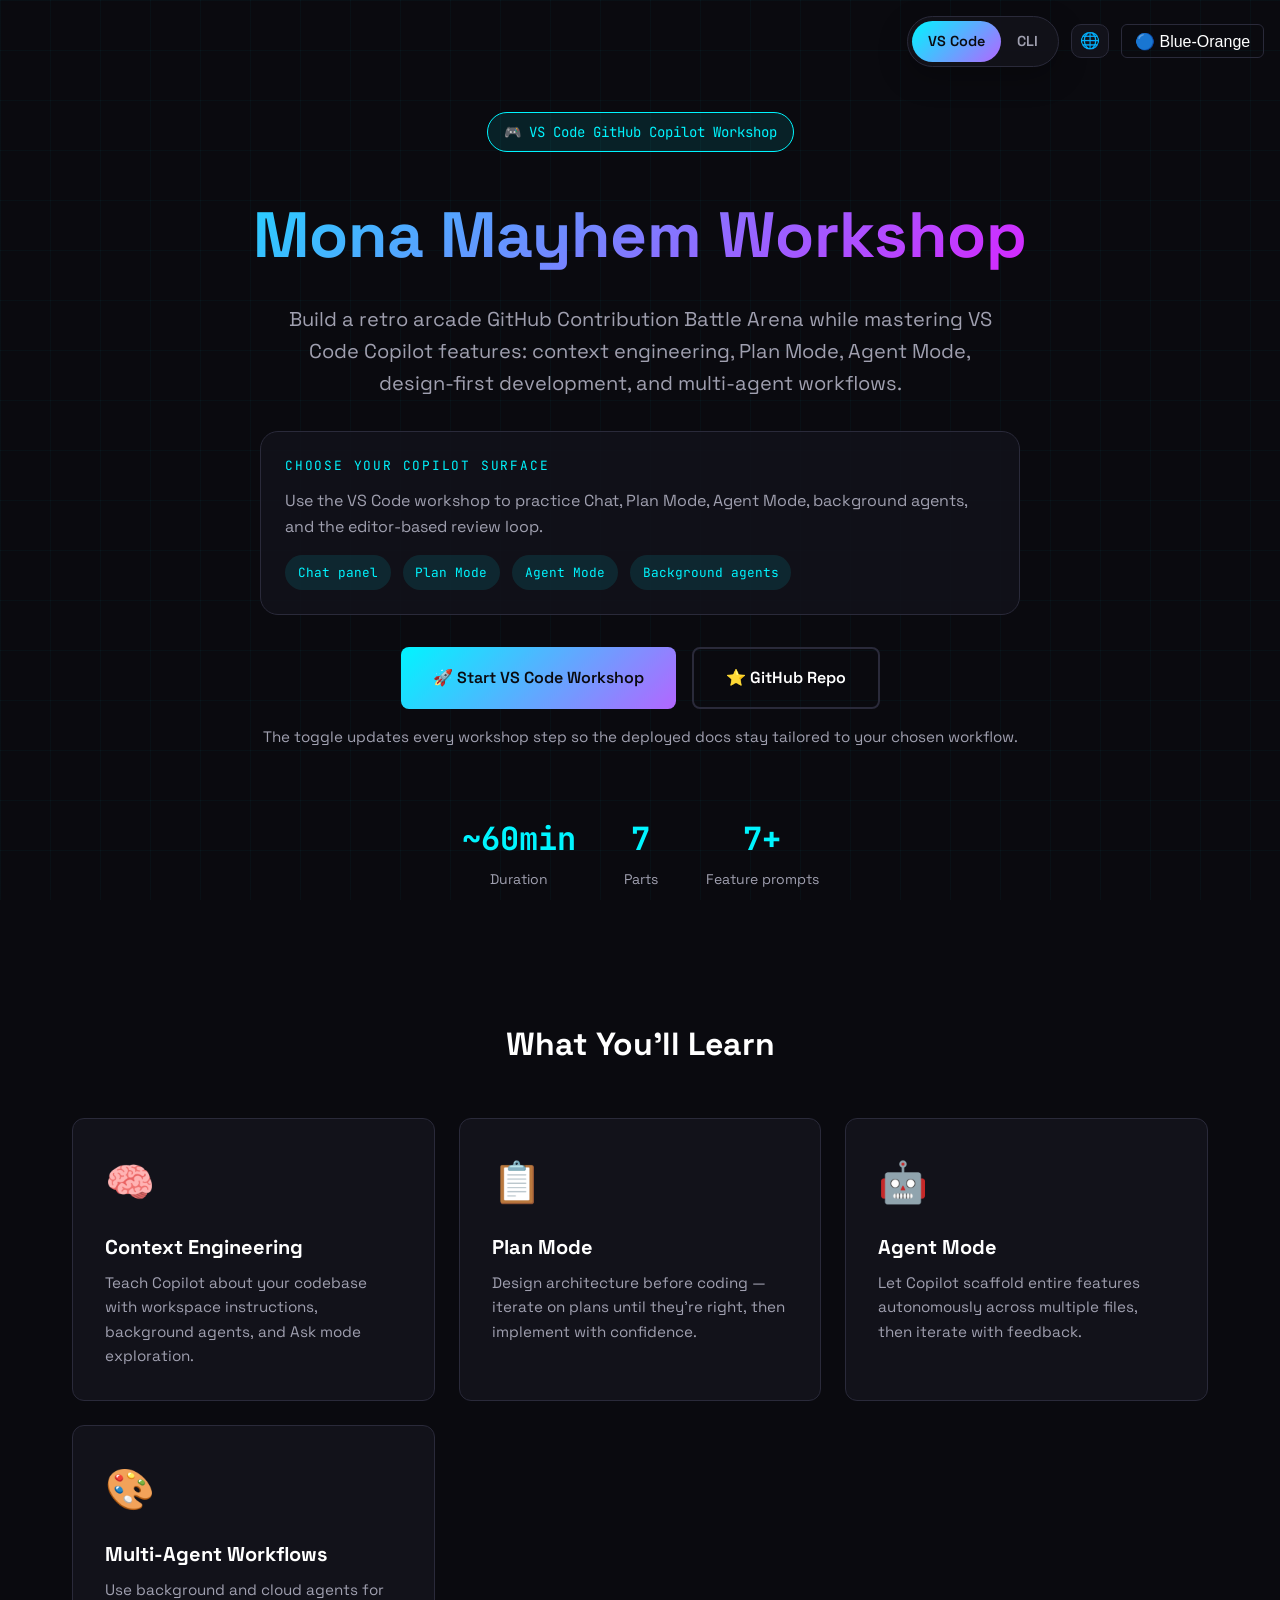
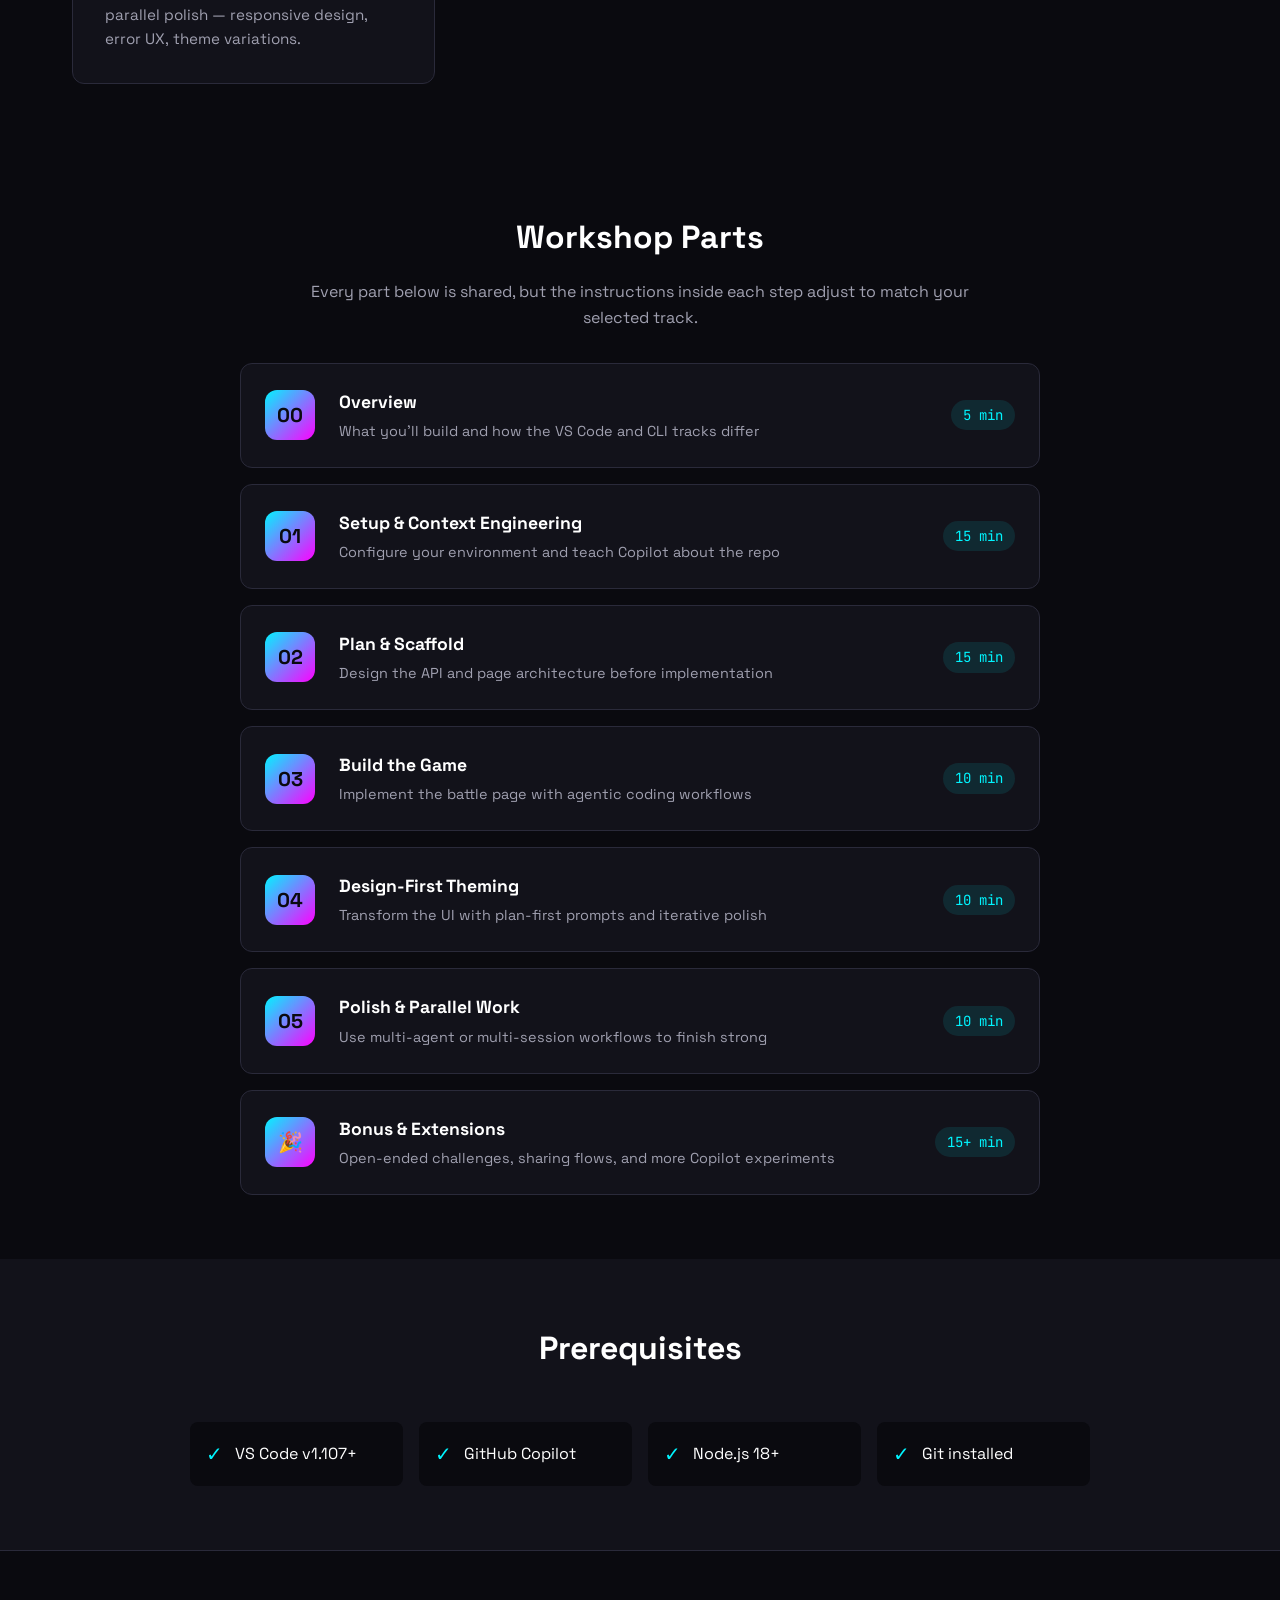
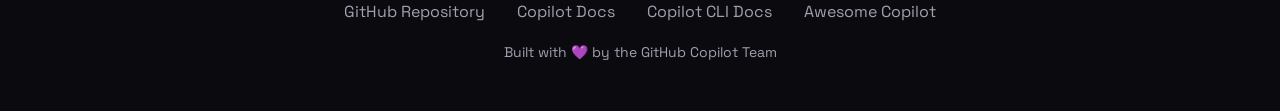
<file: docs/index.html>
<!DOCTYPE html>
<html lang="en">
<head>
    <!-- Google tag (gtag.js) -->
    <script async src="https://www.googletagmanager.com/gtag/js?id=G-LSC44NDPLQ"></script>
    <script>
      window.dataLayer = window.dataLayer || [];
      function gtag(){dataLayer.push(arguments);}
      gtag('js', new Date());
      gtag('config', 'G-LSC44NDPLQ');
    </script>
    <meta charset="UTF-8">
    <meta name="viewport" content="width=device-width, initial-scale=1.0">
    <title>Mona Mayhem Workshop</title>
    <link rel="preconnect" href="https://fonts.googleapis.com">
    <link href="https://fonts.googleapis.com/css2?family=Space+Grotesk:wght@400;500;600;700&family=JetBrains+Mono:wght@400;600&display=swap" rel="stylesheet">
    <link rel="alternate" hreflang="en" href="https://copilot-dev-days.github.io/mona-mayhem/">
    <link rel="alternate" hreflang="pt-BR" href="https://copilot-dev-days.github.io/mona-mayhem/pt_BR/">
    <link rel="alternate" hreflang="es" href="https://copilot-dev-days.github.io/mona-mayhem/es/">
    <link rel="alternate" hreflang="x-default" href="https://copilot-dev-days.github.io/mona-mayhem/">
    <link rel="stylesheet" href="styles.css">
    <link rel="stylesheet" href="light-theme.css">
    <link rel="stylesheet" href="blue-orange-theme.css">
    <script src="theme-toggle.js"></script>
</head>
<body>
    <div class="top-controls">
        <div class="track-toggle" role="tablist" aria-label="Workshop track toggle">
            <button class="track-btn active" data-track="vscode" type="button">VS Code</button>
            <button class="track-btn" data-track="cli" type="button">CLI</button>
        </div>
        <div class="locale-picker" id="localePicker">
            <button type="button" class="locale-toggle" aria-haspopup="listbox" aria-expanded="false" aria-label="Select language">🌐</button>
            <ul role="listbox" aria-label="Language">
                <li role="option" data-locale="en" aria-selected="true" class="active">🇬🇧 English</li>
                <li role="option" data-locale="es" aria-selected="false">🇪🇸 Español</li>
                <li role="option" data-locale="pt-BR" aria-selected="false">🇧🇷 Português (Brasil)</li>
            </ul>
        </div>
        <button class="theme-toggle" onclick="toggleTheme()">☀️ Light</button>
    </div>

    <section class="hero">
        <div class="container">
            <div class="hero-badge" id="heroBadge">🎮 VS Code GitHub Copilot Workshop</div>
            <h1>Mona Mayhem Workshop</h1>
            <p class="hero-subtitle" id="heroSubtitle">Build a retro arcade GitHub Contribution Battle Arena while mastering VS Code Copilot features: context engineering, Plan Mode, Agent Mode, design-first development, and multi-agent workflows.</p>
            <div class="track-panel">
                <p class="track-panel-title">Choose your Copilot surface</p>
                <p class="track-panel-copy" id="trackCopy">Use the VS Code workshop to practice Chat, Plan Mode, Agent Mode, background agents, and the editor-based review loop.</p>
                <div class="track-highlights" id="trackHighlights"></div>
            </div>
            <div class="hero-cta">
                <a href="step.html?step=00-overview&amp;track=vscode" class="btn btn-primary" id="startWorkshopBtn">🚀 Start VS Code Workshop</a>
                <a href="https://github.com/copilot-dev-days/mona-mayhem" class="btn btn-secondary" target="_blank">⭐ GitHub Repo</a>
            </div>
            <p class="hero-note">The toggle updates every workshop step so the deployed docs stay tailored to your chosen workflow.</p>
            <div class="stats">
                <div class="stat">
                    <div class="stat-value">~60min</div>
                    <div class="stat-label">Duration</div>
                </div>
                <div class="stat">
                    <div class="stat-value">7</div>
                    <div class="stat-label">Parts</div>
                </div>
                <div class="stat">
                    <div class="stat-value">7+</div>
                    <div class="stat-label">Feature prompts</div>
                </div>
            </div>
        </div>
    </section>

    <section class="features">
        <div class="container">
            <h2 class="section-title">What You'll Learn</h2>
            <div class="features-grid">
                <div class="feature-card">
                    <div class="feature-icon" id="feature1Icon">🧠</div>
                    <h3 id="feature1Title">Context Engineering</h3>
                    <p id="feature1Copy">Teach Copilot about your codebase with workspace instructions, background agents, and Ask mode exploration.</p>
                </div>
                <div class="feature-card">
                    <div class="feature-icon" id="feature2Icon">📋</div>
                    <h3 id="feature2Title">Plan Mode</h3>
                    <p id="feature2Copy">Design architecture before coding — iterate on plans until they're right, then implement with confidence.</p>
                </div>
                <div class="feature-card">
                    <div class="feature-icon" id="feature3Icon">🤖</div>
                    <h3 id="feature3Title">Agent Mode</h3>
                    <p id="feature3Copy">Let Copilot scaffold entire features autonomously across multiple files, then iterate with feedback.</p>
                </div>
                <div class="feature-card">
                    <div class="feature-icon" id="feature4Icon">🎨</div>
                    <h3 id="feature4Title">Multi-Agent Workflows</h3>
                    <p id="feature4Copy">Use background and cloud agents for parallel polish — responsive design, error UX, theme variations.</p>
                </div>
            </div>
        </div>
    </section>

    <section class="workshop">
        <div class="container">
            <h2 class="section-title">Workshop Parts</h2>
            <p class="section-copy">Every part below is shared, but the instructions inside each step adjust to match your selected track.</p>
            <div class="parts-list">
                <a href="step.html?step=00-overview&amp;track=vscode" class="part-card" data-step="00-overview">
                    <div class="part-number">00</div>
                    <div class="part-content">
                        <h3>Overview</h3>
                        <p>What you'll build and how the VS Code and CLI tracks differ</p>
                    </div>
                    <span class="part-time">5 min</span>
                </a>
                <a href="step.html?step=01-setup&amp;track=vscode" class="part-card" data-step="01-setup">
                    <div class="part-number">01</div>
                    <div class="part-content">
                        <h3>Setup &amp; Context Engineering</h3>
                        <p>Configure your environment and teach Copilot about the repo</p>
                    </div>
                    <span class="part-time">15 min</span>
                </a>
                <a href="step.html?step=02-plan-and-scaffold&amp;track=vscode" class="part-card" data-step="02-plan-and-scaffold">
                    <div class="part-number">02</div>
                    <div class="part-content">
                        <h3>Plan &amp; Scaffold</h3>
                        <p>Design the API and page architecture before implementation</p>
                    </div>
                    <span class="part-time">15 min</span>
                </a>
                <a href="step.html?step=03-agent-mode&amp;track=vscode" class="part-card" data-step="03-agent-mode">
                    <div class="part-number">03</div>
                    <div class="part-content">
                        <h3>Build the Game</h3>
                        <p>Implement the battle page with agentic coding workflows</p>
                    </div>
                    <span class="part-time">10 min</span>
                </a>
                <a href="step.html?step=04-design-vibes&amp;track=vscode" class="part-card" data-step="04-design-vibes">
                    <div class="part-number">04</div>
                    <div class="part-content">
                        <h3>Design-First Theming</h3>
                        <p>Transform the UI with plan-first prompts and iterative polish</p>
                    </div>
                    <span class="part-time">10 min</span>
                </a>
                <a href="step.html?step=05-polish&amp;track=vscode" class="part-card" data-step="05-polish">
                    <div class="part-number">05</div>
                    <div class="part-content">
                        <h3>Polish &amp; Parallel Work</h3>
                        <p>Use multi-agent or multi-session workflows to finish strong</p>
                    </div>
                    <span class="part-time">10 min</span>
                </a>
                <a href="step.html?step=06-bonus&amp;track=vscode" class="part-card" data-step="06-bonus">
                    <div class="part-number">🎉</div>
                    <div class="part-content">
                        <h3>Bonus &amp; Extensions</h3>
                        <p>Open-ended challenges, sharing flows, and more Copilot experiments</p>
                    </div>
                    <span class="part-time">15+ min</span>
                </a>
            </div>
        </div>
    </section>

    <section class="prereqs">
        <div class="container">
            <h2 class="section-title">Prerequisites</h2>
            <div class="prereqs-grid" id="prereqsGrid"></div>
        </div>
    </section>

    <footer>
        <div class="container">
            <div class="footer-links">
                <a href="https://github.com/copilot-dev-days/mona-mayhem" target="_blank">GitHub Repository</a>
                <a href="https://docs.github.com/en/copilot" target="_blank">Copilot Docs</a>
                <a href="https://docs.github.com/en/copilot/how-tos/copilot-cli" target="_blank">Copilot CLI Docs</a>
                <a href="https://github.com/github/awesome-copilot" target="_blank">Awesome Copilot</a>
            </div>
            <p class="footer-credit">Built with 💜 by the GitHub Copilot Team</p>
        </div>
    </footer>

    <script>
        const TRACK_STORAGE_KEY = 'monaMayhemWorkshopTrack';
        const tracks = {
            vscode: {
                label: 'VS Code',
                badge: '🎮 VS Code GitHub Copilot Workshop',
                subtitle: 'Build a retro arcade GitHub Contribution Battle Arena while mastering VS Code Copilot features: context engineering, Plan Mode, Agent Mode, design-first development, and multi-agent workflows.',
                copy: 'Use the VS Code workshop to practice Chat, Plan Mode, Agent Mode, background agents, and the editor-based review loop.',
                highlights: ['Chat panel', 'Plan Mode', 'Agent Mode', 'Background agents'],
                prerequisites: ['VS Code v1.107+', 'GitHub Copilot', 'Node.js 18+', 'Git installed'],
                features: [
                    { icon: '🧠', title: 'Context Engineering', copy: 'Teach Copilot about your codebase with workspace instructions, background agents, and Ask mode exploration.' },
                    { icon: '📋', title: 'Plan Mode', copy: 'Design architecture before coding — iterate on plans until they\'re right, then implement with confidence.' },
                    { icon: '🤖', title: 'Agent Mode', copy: 'Let Copilot scaffold entire features autonomously across multiple files, then iterate with feedback.' },
                    { icon: '🎨', title: 'Multi-Agent Workflows', copy: 'Use background and cloud agents for parallel polish — responsive design, error UX, theme variations.' }
                ]
            },
            cli: {
                label: 'CLI',
                badge: '💻 GitHub Copilot CLI Workshop',
                subtitle: 'Build the same retro arcade app while learning terminal-native Copilot workflows: custom instructions, /plan, autonomous edits, /fleet parallelism, /delegate, and /review.',
                copy: 'Use the CLI workshop to stay in the terminal while you plan, code, review, and parallelize work with agentic commands.',
                highlights: ['copilot', '/plan', '/fleet', '/delegate', '/review'],
                prerequisites: ['GitHub Copilot plan with CLI access', 'Copilot CLI installed via npm (requires Node.js 22+), Homebrew, or WinGet', 'Git installed', 'Terminal or shell of your choice'],
                features: [
                    { icon: '🛠️', title: 'Custom Instructions & Permissions', copy: 'Initialize repo instructions, tune allowlists, and give Copilot exactly the context and tools it needs.' },
                    { icon: '📋', title: 'Plan & Autopilot', copy: 'Use /plan or Shift+Tab to draft a plan first, then let Copilot implement with your approval.' },
                    { icon: '⚡', title: 'Parallel CLI Workflows', copy: 'Reach for /fleet to split work across subagents and keep momentum while you review the diffs.' },
                    { icon: '🔍', title: 'Delegate & Review', copy: 'Offload optional work with /delegate and run /review before you wrap up the workshop.' }
                ]
            }
        };

        function normalizeTrack(track) {
            return track === 'cli' ? 'cli' : 'vscode';
        }

        function getInitialTrack() {
            const params = new URLSearchParams(window.location.search);
            const fromUrl = params.get('track');
            if (fromUrl === 'vscode' || fromUrl === 'cli') {
                return fromUrl;
            }

            try {
                return normalizeTrack(localStorage.getItem(TRACK_STORAGE_KEY));
            } catch (error) {
                console.warn('Unable to read saved workshop track preference.', error);
                return 'vscode';
            }
        }

        function persistTrack(track) {
            try {
                localStorage.setItem(TRACK_STORAGE_KEY, track);
            } catch (error) {
                console.warn('Unable to persist workshop track preference.', error);
            }
        }

        function buildStepUrl(stepId, track) {
            return `step.html?step=${stepId}&track=${track}`;
        }

        function updateQueryString(track) {
            const url = new URL(window.location.href);
            url.searchParams.set('track', track);
            window.history.replaceState({}, '', url);
        }

        function updateTrackButtons(track) {
            document.querySelectorAll('.track-btn').forEach((button) => {
                const isActive = button.dataset.track === track;
                button.classList.toggle('active', isActive);
                button.setAttribute('aria-pressed', String(isActive));
            });
        }

        function updateHighlights(highlights) {
            const container = document.getElementById('trackHighlights');
            container.innerHTML = highlights.map((item) => `<span class="track-pill">${item}</span>`).join('');
        }

        function updatePrereqs(items) {
            const grid = document.getElementById('prereqsGrid');
            grid.innerHTML = items.map((item) => `
                <div class="prereq-item">
                    <span class="prereq-check">✓</span>
                    <span>${item}</span>
                </div>
            `).join('');
        }

        function updateFeatures(features) {
            features.forEach((feature, index) => {
                const cardIndex = index + 1;
                document.getElementById(`feature${cardIndex}Icon`).textContent = feature.icon;
                document.getElementById(`feature${cardIndex}Title`).textContent = feature.title;
                document.getElementById(`feature${cardIndex}Copy`).textContent = feature.copy;
            });
        }

        function updateLinks(track) {
            document.getElementById('startWorkshopBtn').href = buildStepUrl('00-overview', track);
            document.getElementById('startWorkshopBtn').textContent = `🚀 Start ${tracks[track].label} Workshop`;
            document.querySelectorAll('[data-step]').forEach((link) => {
                link.href = buildStepUrl(link.dataset.step, track);
            });
        }

        function renderTrack(track) {
            const content = tracks[track];
            document.getElementById('heroBadge').textContent = content.badge;
            document.getElementById('heroSubtitle').textContent = content.subtitle;
            document.getElementById('trackCopy').textContent = content.copy;
            updateHighlights(content.highlights);
            updatePrereqs(content.prerequisites);
            updateFeatures(content.features);
            updateLinks(track);
            updateTrackButtons(track);
            document.body.dataset.track = track;
        }

        function setTrack(track) {
            const normalizedTrack = normalizeTrack(track);
            persistTrack(normalizedTrack);
            updateQueryString(normalizedTrack);
            renderTrack(normalizedTrack);
        }

        document.querySelectorAll('.track-btn').forEach((button) => {
            button.addEventListener('click', () => setTrack(button.dataset.track));
        });

        renderTrack(getInitialTrack());
    </script>

    <script>
    (function(){
      var match=location.pathname.match(/\/(pt_BR|es)\//);
      var locale=match?match[1]:'en';
      var picker=document.getElementById('localePicker');
      if(!picker)return;
      var btn=picker.querySelector('.locale-toggle'),list=picker.querySelector('ul');
      list.querySelectorAll('li').forEach(function(li){
        var l=li.dataset.locale==='pt-BR'?'pt_BR':li.dataset.locale;
        if(l===locale){li.classList.add('active');li.setAttribute('aria-selected','true');}
        else{li.classList.remove('active');li.setAttribute('aria-selected','false');}
      });
      function open(){list.style.display='block';btn.setAttribute('aria-expanded','true');}
      function close(){list.style.display='none';btn.setAttribute('aria-expanded','false');}
      btn.addEventListener('click',function(e){e.stopPropagation();list.style.display==='block'?close():open();});
      document.addEventListener('click',close);
      document.addEventListener('keydown',function(e){if(e.key==='Escape')close();});
      list.querySelectorAll('li').forEach(function(li){
        li.addEventListener('click',function(e){
          e.stopPropagation();
          var t=li.dataset.locale==='pt-BR'?'pt_BR':li.dataset.locale;
          if(t===locale){close();return;}
          var p=location.pathname;
          if(locale!=='en')p=p.replace(new RegExp('/'+locale+'/'),'/');;
          if(t!=='en'){var base=p.replace(/\/index\.html$/,'/');if(!base.endsWith('/'))base+='/';p=base+t+'/';}
          localStorage.setItem('preferred-locale',t);
          window.location.href=p;
        });
      });
    })();
    </script>
</body>
</html>
</file>
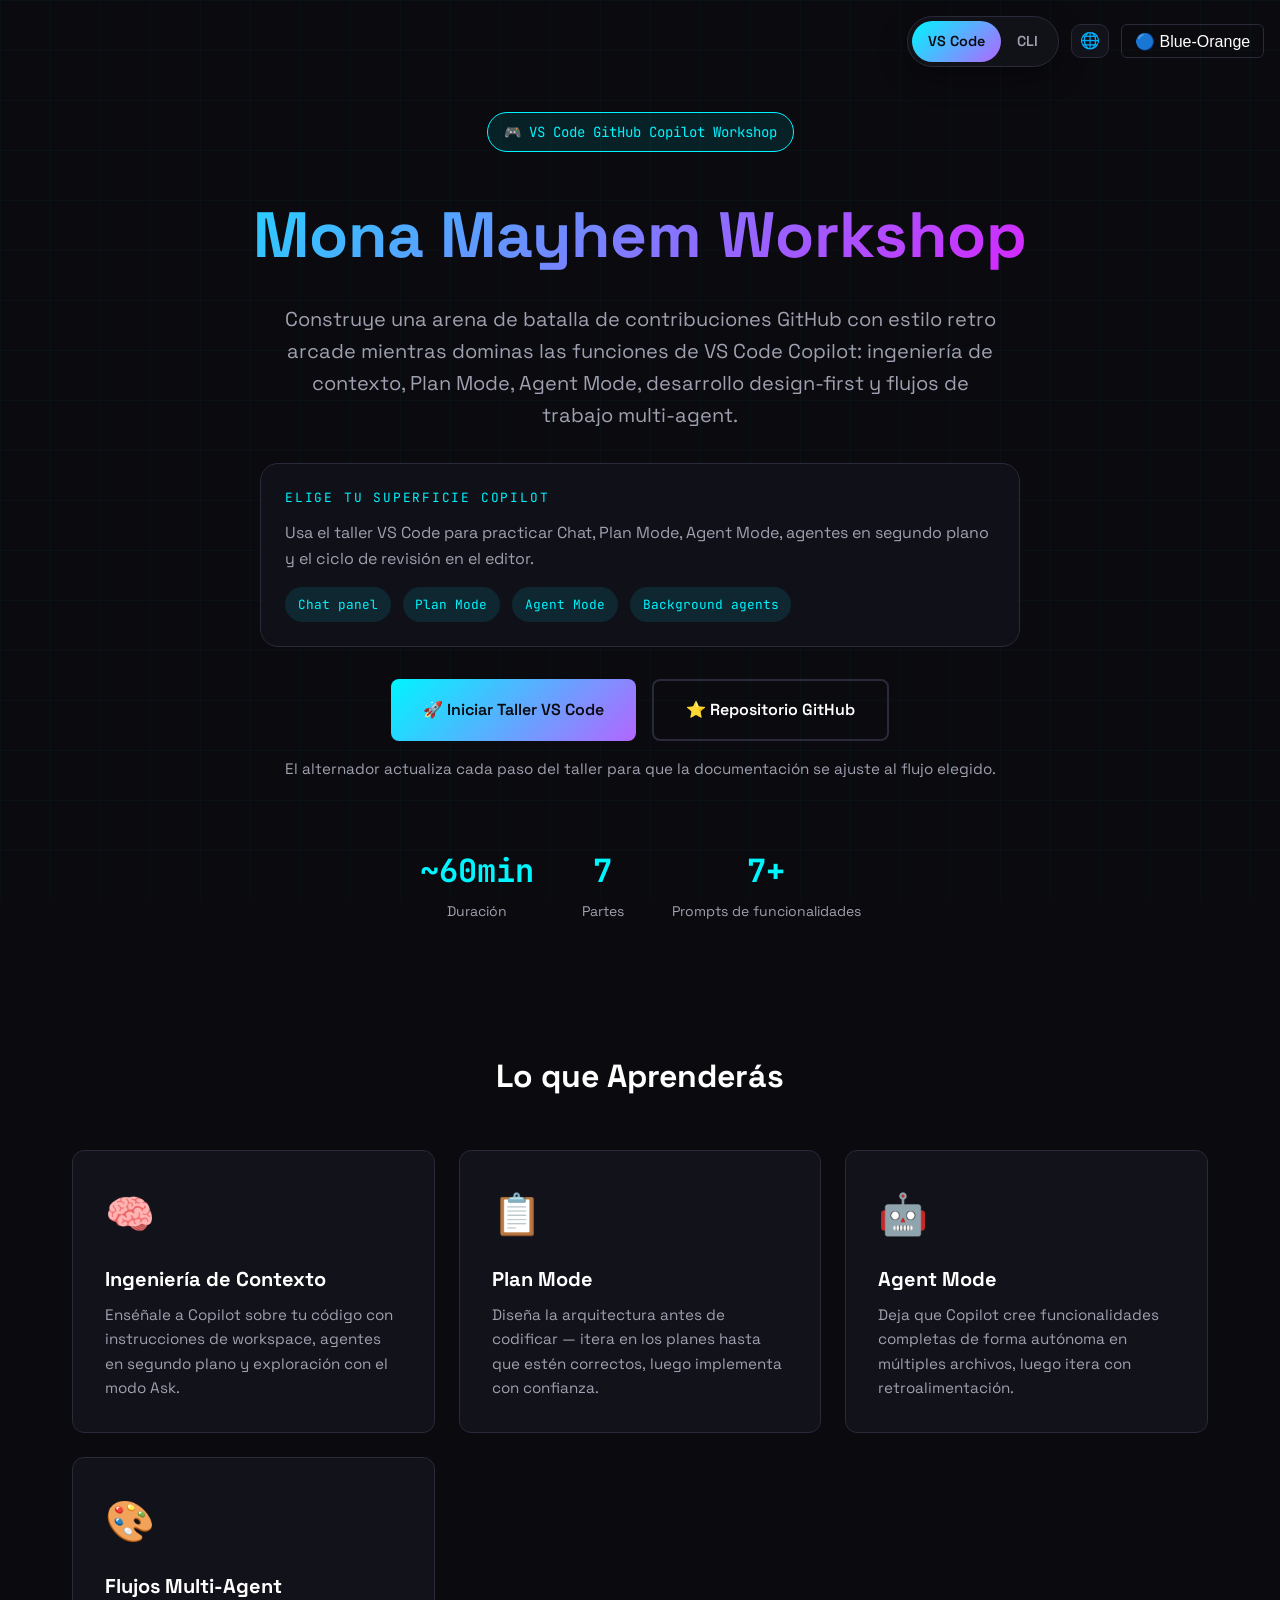
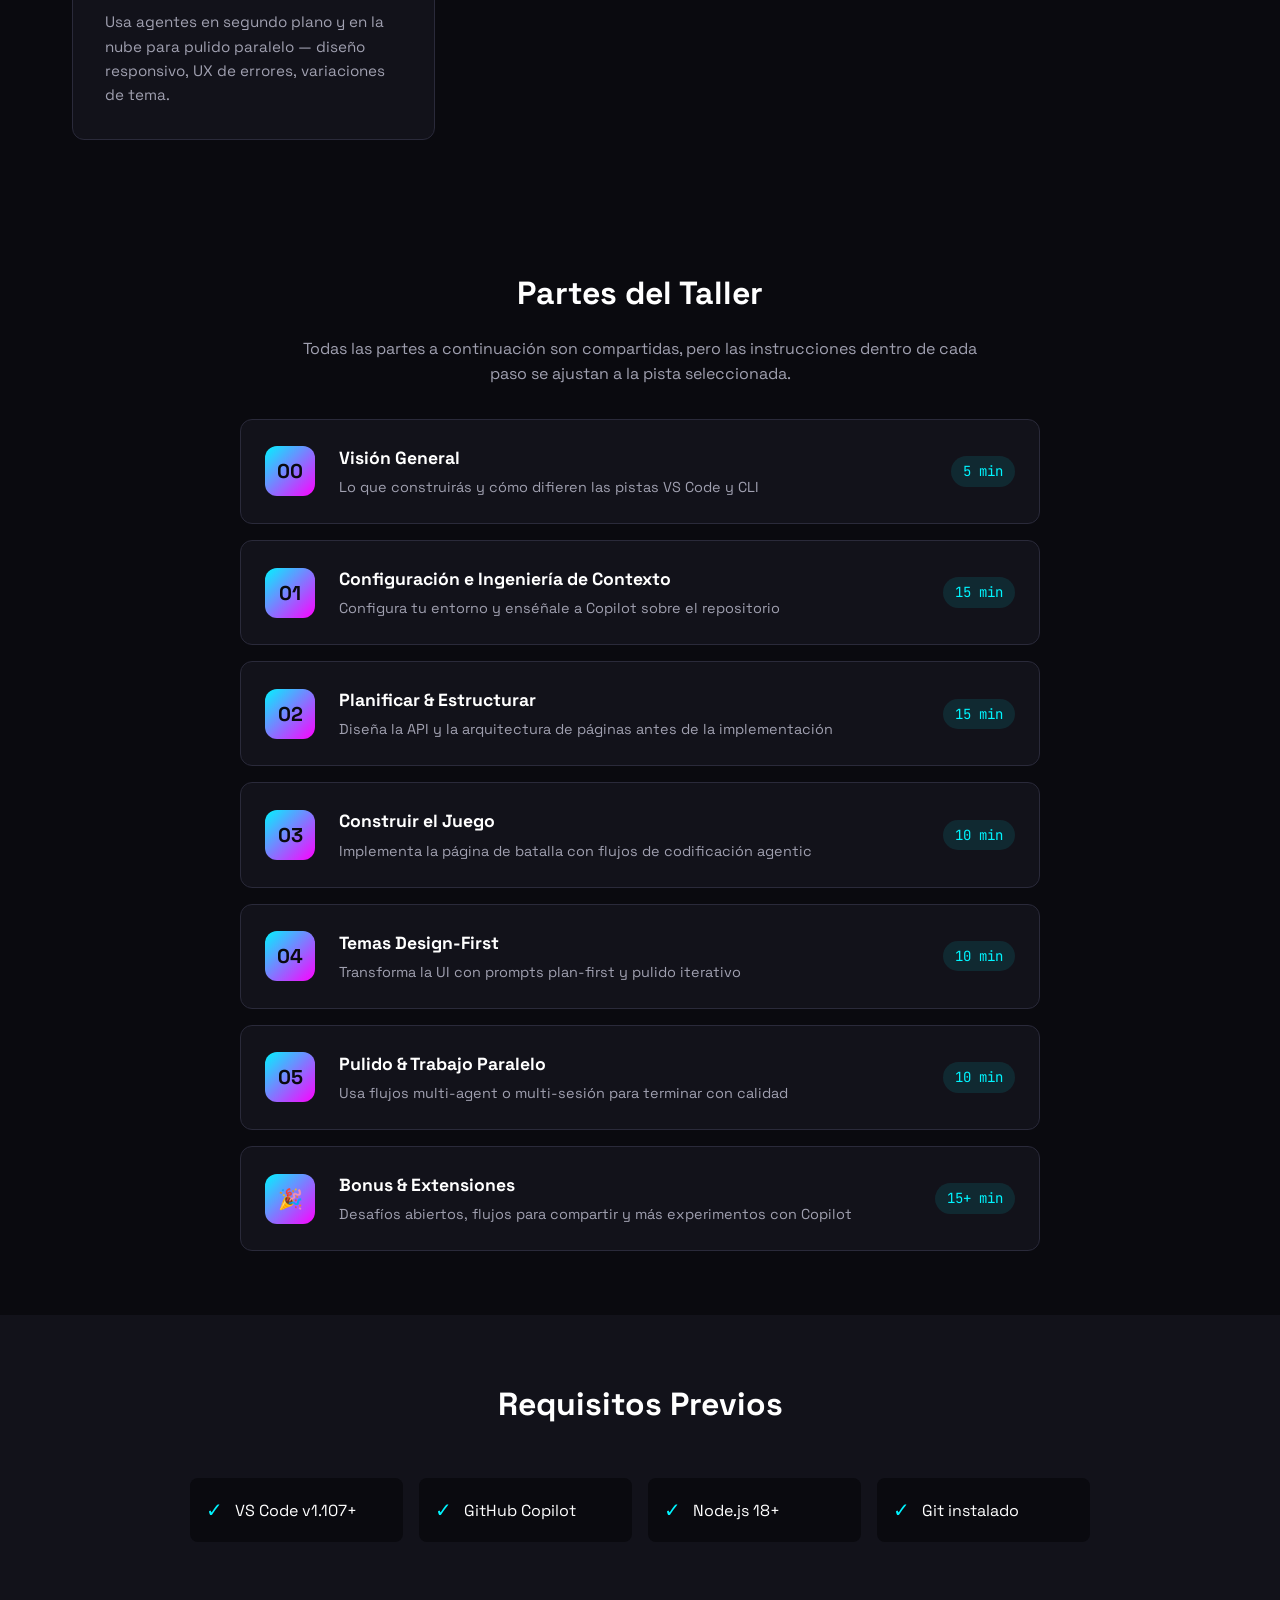
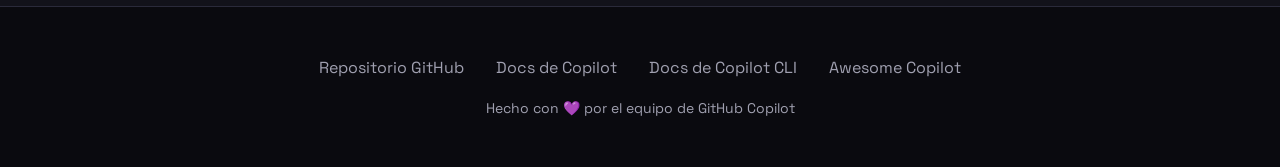
<file: docs/es/index.html>
<!DOCTYPE html>
<html lang="es">
<head>
    <!-- Google tag (gtag.js) -->
    <script async src="https://www.googletagmanager.com/gtag/js?id=G-LSC44NDPLQ"></script>
    <script>
      window.dataLayer = window.dataLayer || [];
      function gtag(){dataLayer.push(arguments);}
      gtag('js', new Date());
      gtag('config', 'G-LSC44NDPLQ');
    </script>
    <meta charset="UTF-8">
    <meta name="viewport" content="width=device-width, initial-scale=1.0">
    <title>Mona Mayhem Workshop</title>
    <link rel="preconnect" href="https://fonts.googleapis.com">
    <link href="https://fonts.googleapis.com/css2?family=Space+Grotesk:wght@400;500;600;700&family=JetBrains+Mono:wght@400;600&display=swap" rel="stylesheet">
    <link rel="alternate" hreflang="en" href="https://copilot-dev-days.github.io/mona-mayhem/">
    <link rel="alternate" hreflang="pt-BR" href="https://copilot-dev-days.github.io/mona-mayhem/pt_BR/">
    <link rel="alternate" hreflang="es" href="https://copilot-dev-days.github.io/mona-mayhem/es/">
    <link rel="alternate" hreflang="x-default" href="https://copilot-dev-days.github.io/mona-mayhem/">
    <link rel="stylesheet" href="../styles.css">
    <link rel="stylesheet" href="../light-theme.css">
    <link rel="stylesheet" href="../blue-orange-theme.css">
    <script src="../theme-toggle.js"></script>
</head>
<body>
    <div class="top-controls">
        <div class="track-toggle" role="tablist" aria-label="Alternar pista del taller">
            <button class="track-btn active" data-track="vscode" type="button">VS Code</button>
            <button class="track-btn" data-track="cli" type="button">CLI</button>
        </div>
        <div class="locale-picker" id="localePicker">
            <button type="button" class="locale-toggle" aria-haspopup="listbox" aria-expanded="false" aria-label="Seleccionar idioma">🌐</button>
            <ul role="listbox" aria-label="Idioma">
                <li role="option" data-locale="en" aria-selected="false">🇬🇧 English</li>
                <li role="option" data-locale="es" aria-selected="true" class="active">🇪🇸 Español</li>
                <li role="option" data-locale="pt-BR" aria-selected="false">🇧🇷 Português (Brasil)</li>
            </ul>
        </div>
        <button class="theme-toggle" onclick="toggleTheme()">☀️ Claro</button>
    </div>

    <section class="hero">
        <div class="container">
            <div class="hero-badge" id="heroBadge">🎮 VS Code GitHub Copilot Workshop</div>
            <h1>Mona Mayhem Workshop</h1>
            <p class="hero-subtitle" id="heroSubtitle">Construye una arena de batalla de contribuciones GitHub con estilo retro arcade mientras dominas las funciones de VS Code Copilot: ingeniería de contexto, Plan Mode, Agent Mode, desarrollo design-first y flujos de trabajo multi-agent.</p>
            <div class="track-panel">
                <p class="track-panel-title">Elige tu superficie Copilot</p>
                <p class="track-panel-copy" id="trackCopy">Usa el taller VS Code para practicar Chat, Plan Mode, Agent Mode, agentes en segundo plano y el ciclo de revisión en el editor.</p>
                <div class="track-highlights" id="trackHighlights"></div>
            </div>
            <div class="hero-cta">
                <a href="step.html?step=00-overview&amp;track=vscode" class="btn btn-primary" id="startWorkshopBtn">🚀 Iniciar Taller VS Code</a>
                <a href="https://github.com/copilot-dev-days/mona-mayhem" class="btn btn-secondary" target="_blank">⭐ Repositorio GitHub</a>
            </div>
            <p class="hero-note">El alternador actualiza cada paso del taller para que la documentación se ajuste al flujo elegido.</p>
            <div class="stats">
                <div class="stat">
                    <div class="stat-value">~60min</div>
                    <div class="stat-label">Duración</div>
                </div>
                <div class="stat">
                    <div class="stat-value">7</div>
                    <div class="stat-label">Partes</div>
                </div>
                <div class="stat">
                    <div class="stat-value">7+</div>
                    <div class="stat-label">Prompts de funcionalidades</div>
                </div>
            </div>
        </div>
    </section>

    <section class="features">
        <div class="container">
            <h2 class="section-title">Lo que Aprenderás</h2>
            <div class="features-grid">
                <div class="feature-card">
                    <div class="feature-icon" id="feature1Icon">🧠</div>
                    <h3 id="feature1Title">Ingeniería de Contexto</h3>
                    <p id="feature1Copy">Enséñale a Copilot sobre tu código con instrucciones de workspace, agentes en segundo plano y exploración con el modo Ask.</p>
                </div>
                <div class="feature-card">
                    <div class="feature-icon" id="feature2Icon">📋</div>
                    <h3 id="feature2Title">Plan Mode</h3>
                    <p id="feature2Copy">Diseña la arquitectura antes de codificar — itera en los planes hasta que estén correctos, luego implementa con confianza.</p>
                </div>
                <div class="feature-card">
                    <div class="feature-icon" id="feature3Icon">🤖</div>
                    <h3 id="feature3Title">Agent Mode</h3>
                    <p id="feature3Copy">Deja que Copilot cree funcionalidades completas de forma autónoma en múltiples archivos, luego itera con retroalimentación.</p>
                </div>
                <div class="feature-card">
                    <div class="feature-icon" id="feature4Icon">🎨</div>
                    <h3 id="feature4Title">Flujos Multi-Agent</h3>
                    <p id="feature4Copy">Usa agentes en segundo plano y en la nube para pulido paralelo — diseño responsivo, UX de errores, variaciones de tema.</p>
                </div>
            </div>
        </div>
    </section>

    <section class="workshop">
        <div class="container">
            <h2 class="section-title">Partes del Taller</h2>
            <p class="section-copy">Todas las partes a continuación son compartidas, pero las instrucciones dentro de cada paso se ajustan a la pista seleccionada.</p>
            <div class="parts-list">
                <a href="step.html?step=00-overview&amp;track=vscode" class="part-card" data-step="00-overview">
                    <div class="part-number">00</div>
                    <div class="part-content">
                        <h3>Visión General</h3>
                        <p>Lo que construirás y cómo difieren las pistas VS Code y CLI</p>
                    </div>
                    <span class="part-time">5 min</span>
                </a>
                <a href="step.html?step=01-setup&amp;track=vscode" class="part-card" data-step="01-setup">
                    <div class="part-number">01</div>
                    <div class="part-content">
                        <h3>Configuración e Ingeniería de Contexto</h3>
                        <p>Configura tu entorno y enséñale a Copilot sobre el repositorio</p>
                    </div>
                    <span class="part-time">15 min</span>
                </a>
                <a href="step.html?step=02-plan-and-scaffold&amp;track=vscode" class="part-card" data-step="02-plan-and-scaffold">
                    <div class="part-number">02</div>
                    <div class="part-content">
                        <h3>Planificar &amp; Estructurar</h3>
                        <p>Diseña la API y la arquitectura de páginas antes de la implementación</p>
                    </div>
                    <span class="part-time">15 min</span>
                </a>
                <a href="step.html?step=03-agent-mode&amp;track=vscode" class="part-card" data-step="03-agent-mode">
                    <div class="part-number">03</div>
                    <div class="part-content">
                        <h3>Construir el Juego</h3>
                        <p>Implementa la página de batalla con flujos de codificación agentic</p>
                    </div>
                    <span class="part-time">10 min</span>
                </a>
                <a href="step.html?step=04-design-vibes&amp;track=vscode" class="part-card" data-step="04-design-vibes">
                    <div class="part-number">04</div>
                    <div class="part-content">
                        <h3>Temas Design-First</h3>
                        <p>Transforma la UI con prompts plan-first y pulido iterativo</p>
                    </div>
                    <span class="part-time">10 min</span>
                </a>
                <a href="step.html?step=05-polish&amp;track=vscode" class="part-card" data-step="05-polish">
                    <div class="part-number">05</div>
                    <div class="part-content">
                        <h3>Pulido &amp; Trabajo Paralelo</h3>
                        <p>Usa flujos multi-agent o multi-sesión para terminar con calidad</p>
                    </div>
                    <span class="part-time">10 min</span>
                </a>
                <a href="step.html?step=06-bonus&amp;track=vscode" class="part-card" data-step="06-bonus">
                    <div class="part-number">🎉</div>
                    <div class="part-content">
                        <h3>Bonus &amp; Extensiones</h3>
                        <p>Desafíos abiertos, flujos para compartir y más experimentos con Copilot</p>
                    </div>
                    <span class="part-time">15+ min</span>
                </a>
            </div>
        </div>
    </section>

    <section class="prereqs">
        <div class="container">
            <h2 class="section-title">Requisitos Previos</h2>
            <div class="prereqs-grid" id="prereqsGrid"></div>
        </div>
    </section>

    <footer>
        <div class="container">
            <div class="footer-links">
                <a href="https://github.com/copilot-dev-days/mona-mayhem" target="_blank">Repositorio GitHub</a>
                <a href="https://docs.github.com/en/copilot" target="_blank">Docs de Copilot</a>
                <a href="https://docs.github.com/en/copilot/how-tos/copilot-cli" target="_blank">Docs de Copilot CLI</a>
                <a href="https://github.com/github/awesome-copilot" target="_blank">Awesome Copilot</a>
            </div>
            <p class="footer-credit">Hecho con 💜 por el equipo de GitHub Copilot</p>
        </div>
    </footer>

    <script>
        const TRACK_STORAGE_KEY = 'monaMayhemWorkshopTrack';
        const tracks = {
            vscode: {
                label: 'VS Code',
                badge: '🎮 VS Code GitHub Copilot Workshop',
                subtitle: 'Construye una arena de batalla de contribuciones GitHub con estilo retro arcade mientras dominas las funciones de VS Code Copilot: ingeniería de contexto, Plan Mode, Agent Mode, desarrollo design-first y flujos de trabajo multi-agent.',
                copy: 'Usa el taller VS Code para practicar Chat, Plan Mode, Agent Mode, agentes en segundo plano y el ciclo de revisión en el editor.',
                highlights: ['Chat panel', 'Plan Mode', 'Agent Mode', 'Background agents'],
                prerequisites: ['VS Code v1.107+', 'GitHub Copilot', 'Node.js 18+', 'Git instalado'],
                features: [
                    { icon: '🧠', title: 'Ingeniería de Contexto', copy: 'Enséñale a Copilot sobre tu código con instrucciones de workspace, agentes en segundo plano y exploración con el modo Ask.' },
                    { icon: '📋', title: 'Plan Mode', copy: 'Diseña la arquitectura antes de codificar — itera en los planes hasta que estén correctos, luego implementa con confianza.' },
                    { icon: '🤖', title: 'Agent Mode', copy: 'Deja que Copilot cree funcionalidades completas de forma autónoma en múltiples archivos, luego itera con retroalimentación.' },
                    { icon: '🎨', title: 'Flujos Multi-Agent', copy: 'Usa agentes en segundo plano y en la nube para pulido paralelo — diseño responsivo, UX de errores, variaciones de tema.' }
                ]
            },
            cli: {
                label: 'CLI',
                badge: '💻 GitHub Copilot CLI Workshop',
                subtitle: 'Construye la misma app retro arcade mientras aprendes flujos de trabajo nativos del terminal con Copilot: instrucciones personalizadas, /plan, ediciones autónomas, paralelismo con /fleet, /delegate y /review.',
                copy: 'Usa el taller CLI para quedarte en la terminal mientras planificas, codificas, revisas y paralelizas trabajo con comandos agentic.',
                highlights: ['copilot', '/plan', '/fleet', '/delegate', '/review'],
                prerequisites: ['Plan GitHub Copilot con acceso CLI', 'Copilot CLI instalado vía npm (requiere Node.js 22+), Homebrew o WinGet', 'Git instalado', 'Terminal o shell de tu preferencia'],
                features: [
                    { icon: '🛠️', title: 'Instrucciones y Permisos Personalizados', copy: 'Inicializa instrucciones del repositorio, ajusta allowlists y dale a Copilot exactamente el contexto y las herramientas que necesita.' },
                    { icon: '📋', title: 'Plan & Autopilot', copy: 'Usa /plan o Shift+Tab para crear un plan primero, luego deja que Copilot implemente con tu aprobación.' },
                    { icon: '⚡', title: 'Flujos Paralelos en CLI', copy: 'Usa /fleet para dividir trabajo entre subagentes y mantener el ritmo mientras revisas los diffs.' },
                    { icon: '🔍', title: 'Delegate & Review', copy: 'Delega trabajo opcional con /delegate y ejecuta /review antes de finalizar el taller.' }
                ]
            }
        };

        function normalizeTrack(track) {
            return track === 'cli' ? 'cli' : 'vscode';
        }

        function getInitialTrack() {
            const params = new URLSearchParams(window.location.search);
            const fromUrl = params.get('track');
            if (fromUrl === 'vscode' || fromUrl === 'cli') {
                return fromUrl;
            }

            try {
                return normalizeTrack(localStorage.getItem(TRACK_STORAGE_KEY));
            } catch (error) {
                console.warn('Unable to read saved workshop track preference.', error);
                return 'vscode';
            }
        }

        function persistTrack(track) {
            try {
                localStorage.setItem(TRACK_STORAGE_KEY, track);
            } catch (error) {
                console.warn('Unable to persist workshop track preference.', error);
            }
        }

        function buildStepUrl(stepId, track) {
            return `step.html?step=${stepId}&track=${track}`;
        }

        function updateQueryString(track) {
            const url = new URL(window.location.href);
            url.searchParams.set('track', track);
            window.history.replaceState({}, '', url);
        }

        function updateTrackButtons(track) {
            document.querySelectorAll('.track-btn').forEach((button) => {
                const isActive = button.dataset.track === track;
                button.classList.toggle('active', isActive);
                button.setAttribute('aria-pressed', String(isActive));
            });
        }

        function updateHighlights(highlights) {
            const container = document.getElementById('trackHighlights');
            container.innerHTML = highlights.map((item) => `<span class="track-pill">${item}</span>`).join('');
        }

        function updatePrereqs(items) {
            const grid = document.getElementById('prereqsGrid');
            grid.innerHTML = items.map((item) => `
                <div class="prereq-item">
                    <span class="prereq-check">✓</span>
                    <span>${item}</span>
                </div>
            `).join('');
        }

        function updateFeatures(features) {
            features.forEach((feature, index) => {
                const cardIndex = index + 1;
                document.getElementById(`feature${cardIndex}Icon`).textContent = feature.icon;
                document.getElementById(`feature${cardIndex}Title`).textContent = feature.title;
                document.getElementById(`feature${cardIndex}Copy`).textContent = feature.copy;
            });
        }

        function updateLinks(track) {
            document.getElementById('startWorkshopBtn').href = buildStepUrl('00-overview', track);
            document.getElementById('startWorkshopBtn').textContent = `🚀 Iniciar Taller ${tracks[track].label}`;
            document.querySelectorAll('[data-step]').forEach((link) => {
                link.href = buildStepUrl(link.dataset.step, track);
            });
        }

        function renderTrack(track) {
            const content = tracks[track];
            document.getElementById('heroBadge').textContent = content.badge;
            document.getElementById('heroSubtitle').textContent = content.subtitle;
            document.getElementById('trackCopy').textContent = content.copy;
            updateHighlights(content.highlights);
            updatePrereqs(content.prerequisites);
            updateFeatures(content.features);
            updateLinks(track);
            updateTrackButtons(track);
            document.body.dataset.track = track;
        }

        function setTrack(track) {
            const normalizedTrack = normalizeTrack(track);
            persistTrack(normalizedTrack);
            updateQueryString(normalizedTrack);
            renderTrack(normalizedTrack);
        }

        document.querySelectorAll('.track-btn').forEach((button) => {
            button.addEventListener('click', () => setTrack(button.dataset.track));
        });

        renderTrack(getInitialTrack());
    </script>

    <script>
    (function(){
      var match=location.pathname.match(/\/(pt_BR|es)\//);
      var locale=match?match[1]:'en';
      var picker=document.getElementById('localePicker');
      if(!picker)return;
      var btn=picker.querySelector('.locale-toggle'),list=picker.querySelector('ul');
      list.querySelectorAll('li').forEach(function(li){
        var l=li.dataset.locale==='pt-BR'?'pt_BR':li.dataset.locale;
        if(l===locale){li.classList.add('active');li.setAttribute('aria-selected','true');}
        else{li.classList.remove('active');li.setAttribute('aria-selected','false');}
      });
      function open(){list.style.display='block';btn.setAttribute('aria-expanded','true');}
      function close(){list.style.display='none';btn.setAttribute('aria-expanded','false');}
      btn.addEventListener('click',function(e){e.stopPropagation();list.style.display==='block'?close():open();});
      document.addEventListener('click',close);
      document.addEventListener('keydown',function(e){if(e.key==='Escape')close();});
      list.querySelectorAll('li').forEach(function(li){
        li.addEventListener('click',function(e){
          e.stopPropagation();
          var t=li.dataset.locale==='pt-BR'?'pt_BR':li.dataset.locale;
          if(t===locale){close();return;}
          var p=location.pathname;
          if(locale!=='en')p=p.replace(new RegExp('/'+locale+'/'),'/');;
          if(t!=='en'){var base=p.replace(/\/index\.html$/,'/');if(!base.endsWith('/'))base+='/';p=base+t+'/';}
          localStorage.setItem('preferred-locale',t);
          window.location.href=p;
        });
      });
    })();
    </script>
</body>
</html>
</file>
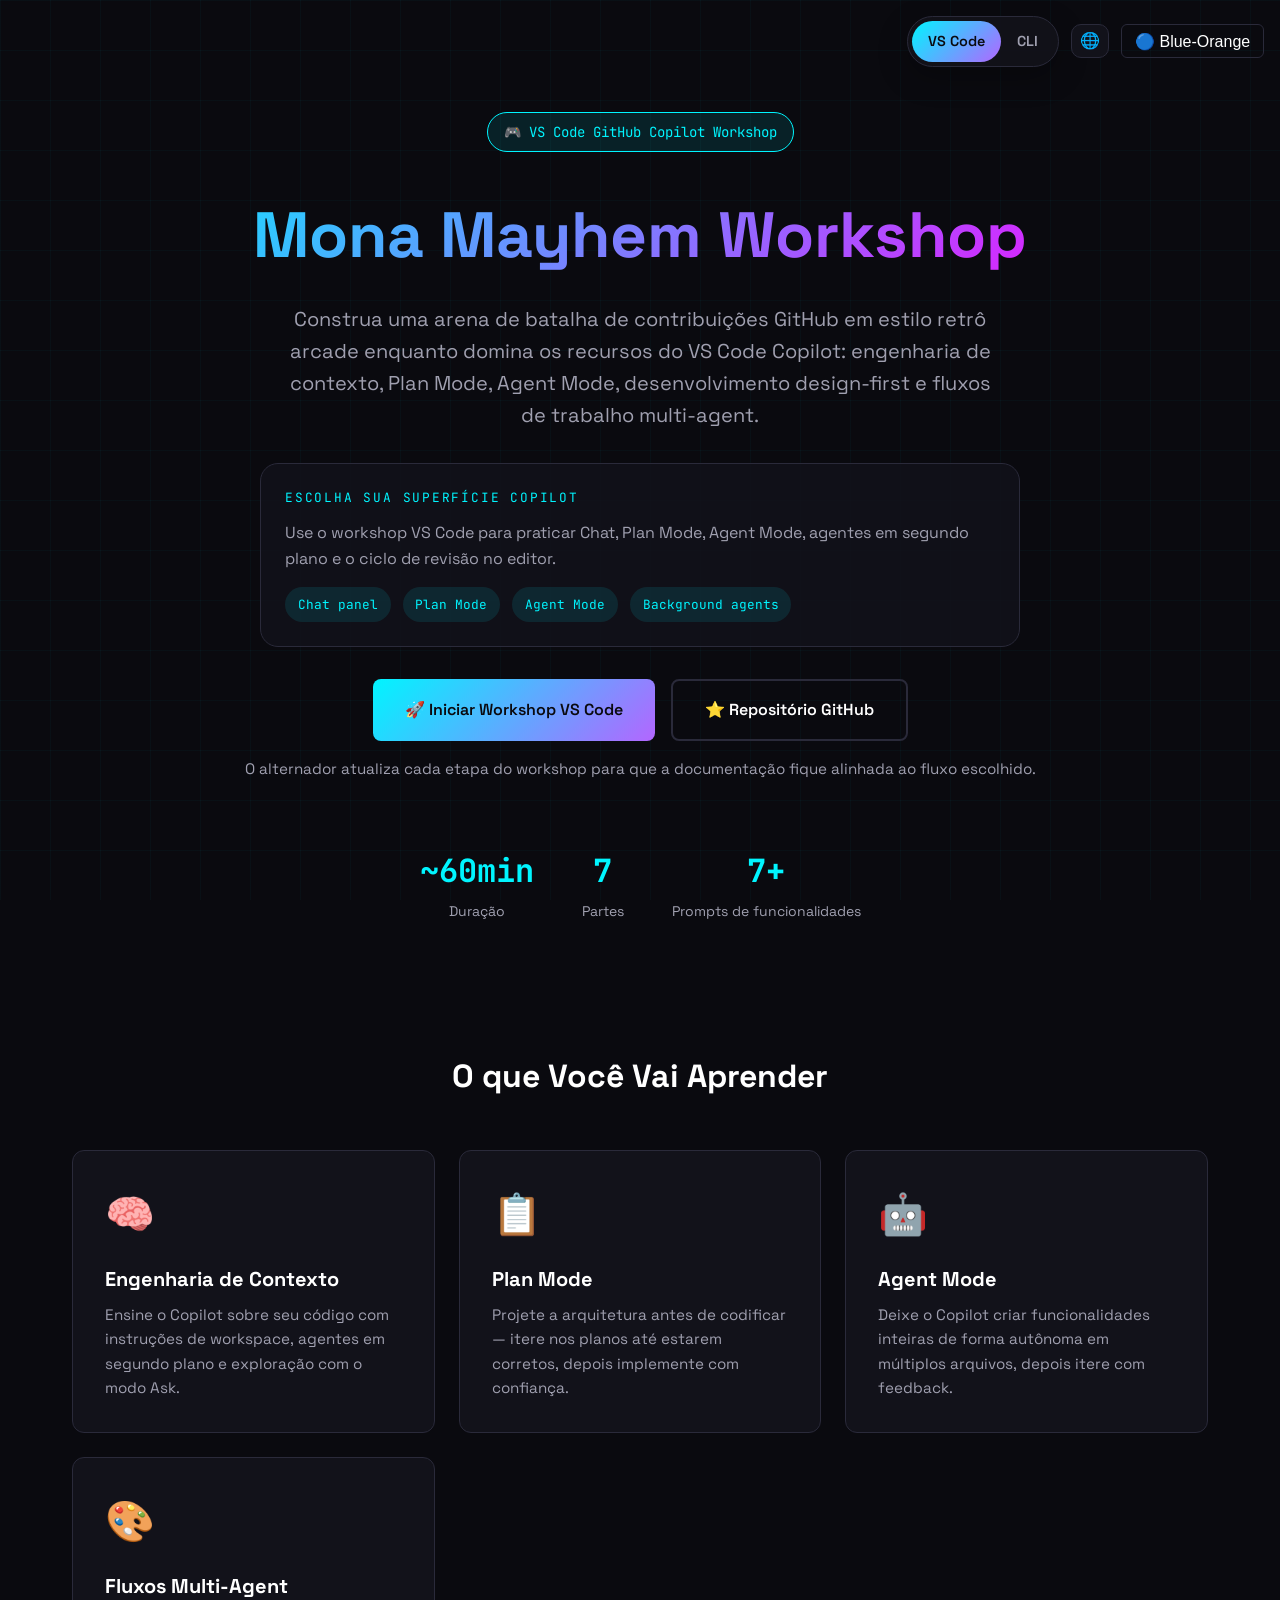
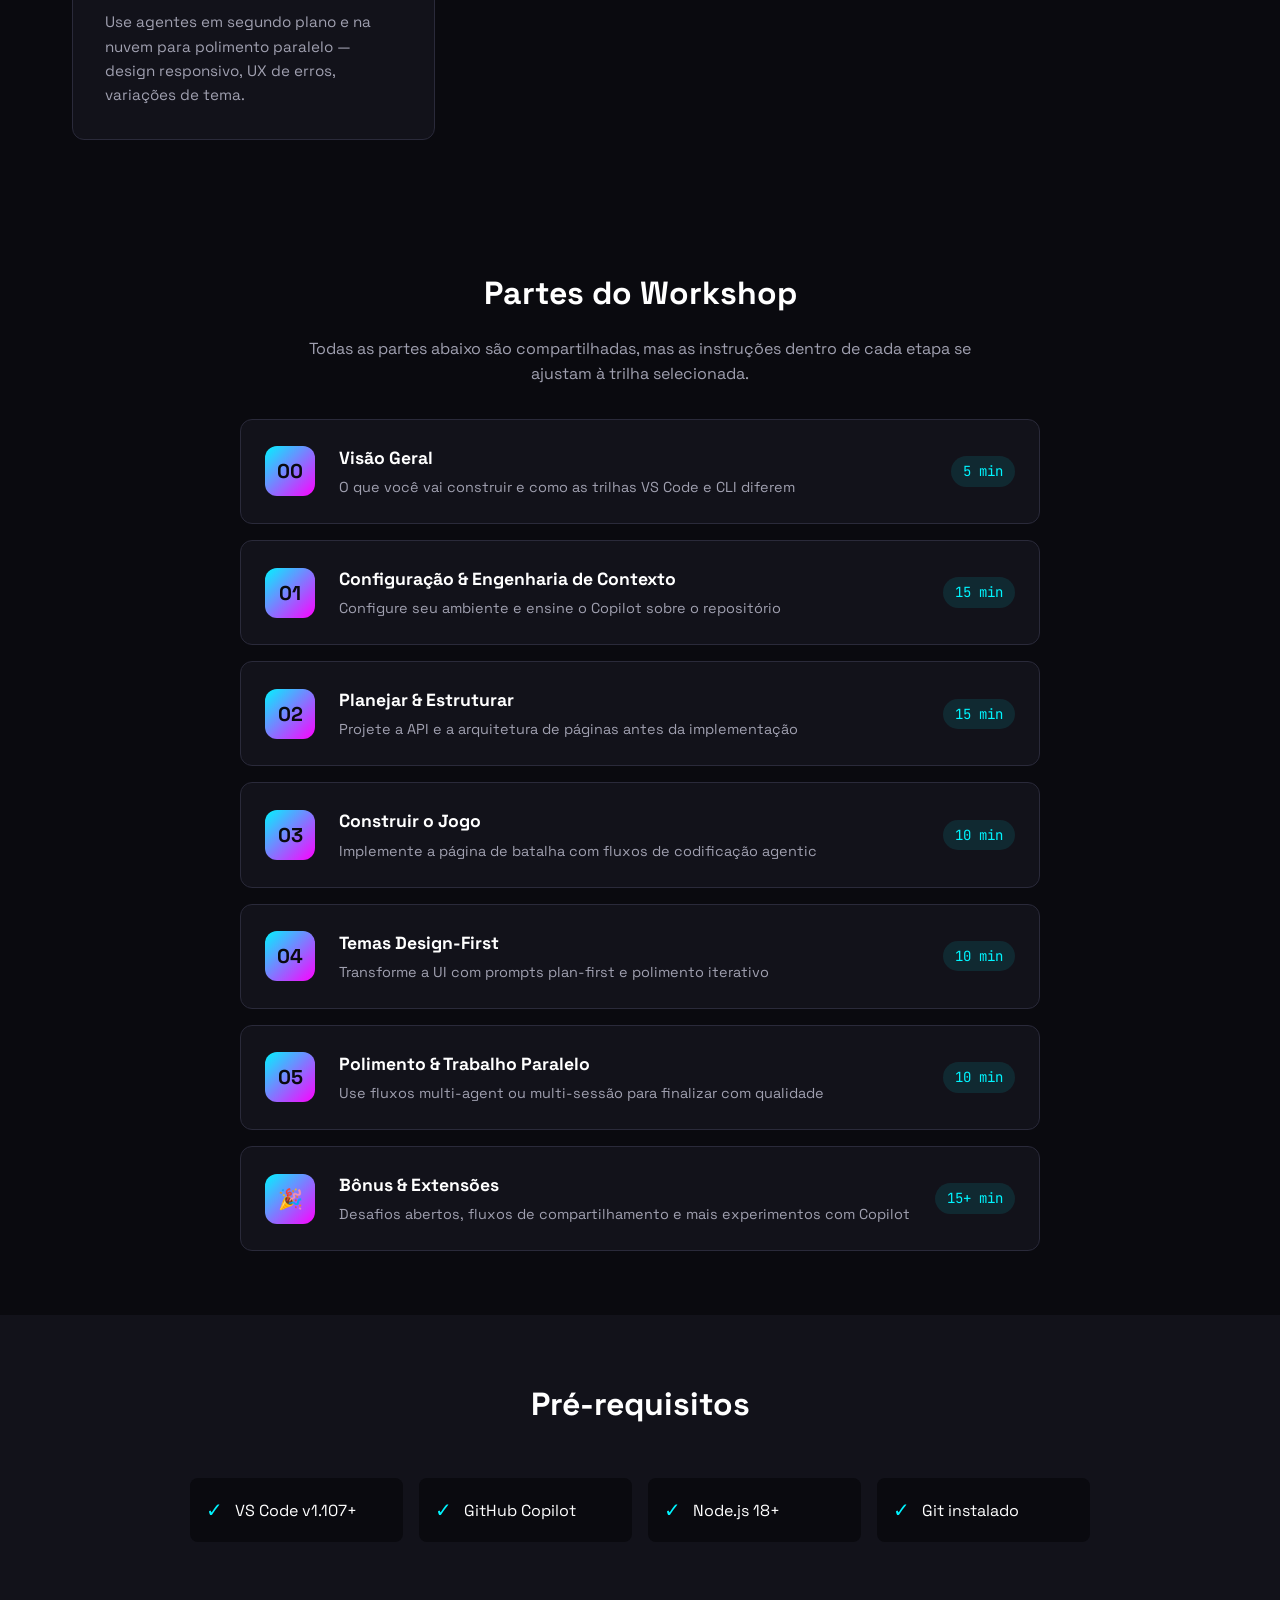
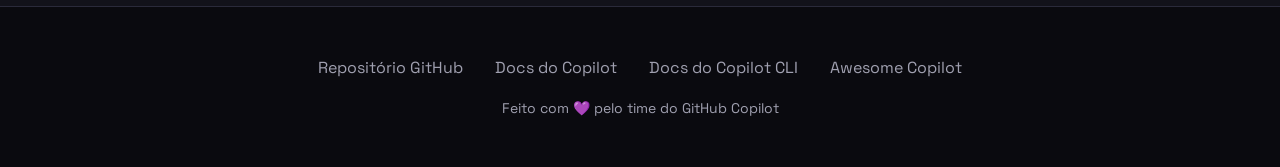
<file: docs/pt_BR/index.html>
<!DOCTYPE html>
<html lang="pt-BR">
<head>
    <!-- Google tag (gtag.js) -->
    <script async src="https://www.googletagmanager.com/gtag/js?id=G-LSC44NDPLQ"></script>
    <script>
      window.dataLayer = window.dataLayer || [];
      function gtag(){dataLayer.push(arguments);}
      gtag('js', new Date());
      gtag('config', 'G-LSC44NDPLQ');
    </script>
    <meta charset="UTF-8">
    <meta name="viewport" content="width=device-width, initial-scale=1.0">
    <title>Mona Mayhem Workshop</title>
    <link rel="preconnect" href="https://fonts.googleapis.com">
    <link href="https://fonts.googleapis.com/css2?family=Space+Grotesk:wght@400;500;600;700&family=JetBrains+Mono:wght@400;600&display=swap" rel="stylesheet">
    <link rel="alternate" hreflang="en" href="https://copilot-dev-days.github.io/mona-mayhem/">
    <link rel="alternate" hreflang="pt-BR" href="https://copilot-dev-days.github.io/mona-mayhem/pt_BR/">
    <link rel="alternate" hreflang="es" href="https://copilot-dev-days.github.io/mona-mayhem/es/">
    <link rel="alternate" hreflang="x-default" href="https://copilot-dev-days.github.io/mona-mayhem/">
    <link rel="stylesheet" href="../styles.css">
    <link rel="stylesheet" href="../light-theme.css">
    <link rel="stylesheet" href="../blue-orange-theme.css">
    <script src="../theme-toggle.js"></script>
</head>
<body>
    <div class="top-controls">
        <div class="track-toggle" role="tablist" aria-label="Alternar trilha do workshop">
            <button class="track-btn active" data-track="vscode" type="button">VS Code</button>
            <button class="track-btn" data-track="cli" type="button">CLI</button>
        </div>
        <div class="locale-picker" id="localePicker">
            <button type="button" class="locale-toggle" aria-haspopup="listbox" aria-expanded="false" aria-label="Selecionar idioma">🌐</button>
            <ul role="listbox" aria-label="Idioma">
                <li role="option" data-locale="en" aria-selected="false">🇬🇧 English</li>
                <li role="option" data-locale="es" aria-selected="false">🇪🇸 Español</li>
                <li role="option" data-locale="pt-BR" aria-selected="true" class="active">🇧🇷 Português (Brasil)</li>
            </ul>
        </div>
        <button class="theme-toggle" onclick="toggleTheme()">☀️ Claro</button>
    </div>

    <section class="hero">
        <div class="container">
            <div class="hero-badge" id="heroBadge">🎮 VS Code GitHub Copilot Workshop</div>
            <h1>Mona Mayhem Workshop</h1>
            <p class="hero-subtitle" id="heroSubtitle">Construa uma arena de batalha de contribuições GitHub em estilo retrô arcade enquanto domina os recursos do VS Code Copilot: engenharia de contexto, Plan Mode, Agent Mode, desenvolvimento design-first e fluxos de trabalho multi-agent.</p>
            <div class="track-panel">
                <p class="track-panel-title">Escolha sua superfície Copilot</p>
                <p class="track-panel-copy" id="trackCopy">Use o workshop VS Code para praticar Chat, Plan Mode, Agent Mode, agentes em segundo plano e o ciclo de revisão no editor.</p>
                <div class="track-highlights" id="trackHighlights"></div>
            </div>
            <div class="hero-cta">
                <a href="step.html?step=00-overview&amp;track=vscode" class="btn btn-primary" id="startWorkshopBtn">🚀 Iniciar Workshop VS Code</a>
                <a href="https://github.com/copilot-dev-days/mona-mayhem" class="btn btn-secondary" target="_blank">⭐ Repositório GitHub</a>
            </div>
            <p class="hero-note">O alternador atualiza cada etapa do workshop para que a documentação fique alinhada ao fluxo escolhido.</p>
            <div class="stats">
                <div class="stat">
                    <div class="stat-value">~60min</div>
                    <div class="stat-label">Duração</div>
                </div>
                <div class="stat">
                    <div class="stat-value">7</div>
                    <div class="stat-label">Partes</div>
                </div>
                <div class="stat">
                    <div class="stat-value">7+</div>
                    <div class="stat-label">Prompts de funcionalidades</div>
                </div>
            </div>
        </div>
    </section>

    <section class="features">
        <div class="container">
            <h2 class="section-title">O que Você Vai Aprender</h2>
            <div class="features-grid">
                <div class="feature-card">
                    <div class="feature-icon" id="feature1Icon">🧠</div>
                    <h3 id="feature1Title">Engenharia de Contexto</h3>
                    <p id="feature1Copy">Ensine o Copilot sobre seu código com instruções de workspace, agentes em segundo plano e exploração com o modo Ask.</p>
                </div>
                <div class="feature-card">
                    <div class="feature-icon" id="feature2Icon">📋</div>
                    <h3 id="feature2Title">Plan Mode</h3>
                    <p id="feature2Copy">Projete a arquitetura antes de codificar — itere nos planos até estarem corretos, depois implemente com confiança.</p>
                </div>
                <div class="feature-card">
                    <div class="feature-icon" id="feature3Icon">🤖</div>
                    <h3 id="feature3Title">Agent Mode</h3>
                    <p id="feature3Copy">Deixe o Copilot criar funcionalidades inteiras de forma autônoma em múltiplos arquivos, depois itere com feedback.</p>
                </div>
                <div class="feature-card">
                    <div class="feature-icon" id="feature4Icon">🎨</div>
                    <h3 id="feature4Title">Fluxos Multi-Agent</h3>
                    <p id="feature4Copy">Use agentes em segundo plano e na nuvem para polimento paralelo — design responsivo, UX de erros, variações de tema.</p>
                </div>
            </div>
        </div>
    </section>

    <section class="workshop">
        <div class="container">
            <h2 class="section-title">Partes do Workshop</h2>
            <p class="section-copy">Todas as partes abaixo são compartilhadas, mas as instruções dentro de cada etapa se ajustam à trilha selecionada.</p>
            <div class="parts-list">
                <a href="step.html?step=00-overview&amp;track=vscode" class="part-card" data-step="00-overview">
                    <div class="part-number">00</div>
                    <div class="part-content">
                        <h3>Visão Geral</h3>
                        <p>O que você vai construir e como as trilhas VS Code e CLI diferem</p>
                    </div>
                    <span class="part-time">5 min</span>
                </a>
                <a href="step.html?step=01-setup&amp;track=vscode" class="part-card" data-step="01-setup">
                    <div class="part-number">01</div>
                    <div class="part-content">
                        <h3>Configuração &amp; Engenharia de Contexto</h3>
                        <p>Configure seu ambiente e ensine o Copilot sobre o repositório</p>
                    </div>
                    <span class="part-time">15 min</span>
                </a>
                <a href="step.html?step=02-plan-and-scaffold&amp;track=vscode" class="part-card" data-step="02-plan-and-scaffold">
                    <div class="part-number">02</div>
                    <div class="part-content">
                        <h3>Planejar &amp; Estruturar</h3>
                        <p>Projete a API e a arquitetura de páginas antes da implementação</p>
                    </div>
                    <span class="part-time">15 min</span>
                </a>
                <a href="step.html?step=03-agent-mode&amp;track=vscode" class="part-card" data-step="03-agent-mode">
                    <div class="part-number">03</div>
                    <div class="part-content">
                        <h3>Construir o Jogo</h3>
                        <p>Implemente a página de batalha com fluxos de codificação agentic</p>
                    </div>
                    <span class="part-time">10 min</span>
                </a>
                <a href="step.html?step=04-design-vibes&amp;track=vscode" class="part-card" data-step="04-design-vibes">
                    <div class="part-number">04</div>
                    <div class="part-content">
                        <h3>Temas Design-First</h3>
                        <p>Transforme a UI com prompts plan-first e polimento iterativo</p>
                    </div>
                    <span class="part-time">10 min</span>
                </a>
                <a href="step.html?step=05-polish&amp;track=vscode" class="part-card" data-step="05-polish">
                    <div class="part-number">05</div>
                    <div class="part-content">
                        <h3>Polimento &amp; Trabalho Paralelo</h3>
                        <p>Use fluxos multi-agent ou multi-sessão para finalizar com qualidade</p>
                    </div>
                    <span class="part-time">10 min</span>
                </a>
                <a href="step.html?step=06-bonus&amp;track=vscode" class="part-card" data-step="06-bonus">
                    <div class="part-number">🎉</div>
                    <div class="part-content">
                        <h3>Bônus &amp; Extensões</h3>
                        <p>Desafios abertos, fluxos de compartilhamento e mais experimentos com Copilot</p>
                    </div>
                    <span class="part-time">15+ min</span>
                </a>
            </div>
        </div>
    </section>

    <section class="prereqs">
        <div class="container">
            <h2 class="section-title">Pré-requisitos</h2>
            <div class="prereqs-grid" id="prereqsGrid"></div>
        </div>
    </section>

    <footer>
        <div class="container">
            <div class="footer-links">
                <a href="https://github.com/copilot-dev-days/mona-mayhem" target="_blank">Repositório GitHub</a>
                <a href="https://docs.github.com/en/copilot" target="_blank">Docs do Copilot</a>
                <a href="https://docs.github.com/en/copilot/how-tos/copilot-cli" target="_blank">Docs do Copilot CLI</a>
                <a href="https://github.com/github/awesome-copilot" target="_blank">Awesome Copilot</a>
            </div>
            <p class="footer-credit">Feito com 💜 pelo time do GitHub Copilot</p>
        </div>
    </footer>

    <script>
        const TRACK_STORAGE_KEY = 'monaMayhemWorkshopTrack';
        const tracks = {
            vscode: {
                label: 'VS Code',
                badge: '🎮 VS Code GitHub Copilot Workshop',
                subtitle: 'Construa uma arena de batalha de contribuições GitHub em estilo retrô arcade enquanto domina os recursos do VS Code Copilot: engenharia de contexto, Plan Mode, Agent Mode, desenvolvimento design-first e fluxos de trabalho multi-agent.',
                copy: 'Use o workshop VS Code para praticar Chat, Plan Mode, Agent Mode, agentes em segundo plano e o ciclo de revisão no editor.',
                highlights: ['Chat panel', 'Plan Mode', 'Agent Mode', 'Background agents'],
                prerequisites: ['VS Code v1.107+', 'GitHub Copilot', 'Node.js 18+', 'Git instalado'],
                features: [
                    { icon: '🧠', title: 'Engenharia de Contexto', copy: 'Ensine o Copilot sobre seu código com instruções de workspace, agentes em segundo plano e exploração com o modo Ask.' },
                    { icon: '📋', title: 'Plan Mode', copy: 'Projete a arquitetura antes de codificar — itere nos planos até estarem corretos, depois implemente com confiança.' },
                    { icon: '🤖', title: 'Agent Mode', copy: 'Deixe o Copilot criar funcionalidades inteiras de forma autônoma em múltiplos arquivos, depois itere com feedback.' },
                    { icon: '🎨', title: 'Fluxos Multi-Agent', copy: 'Use agentes em segundo plano e na nuvem para polimento paralelo — design responsivo, UX de erros, variações de tema.' }
                ]
            },
            cli: {
                label: 'CLI',
                badge: '💻 GitHub Copilot CLI Workshop',
                subtitle: 'Construa o mesmo app retrô arcade enquanto aprende fluxos de trabalho nativos do terminal com Copilot: instruções personalizadas, /plan, edições autônomas, paralelismo com /fleet, /delegate e /review.',
                copy: 'Use o workshop CLI para ficar no terminal enquanto planeja, codifica, revisa e paraleliza trabalho com comandos agentic.',
                highlights: ['copilot', '/plan', '/fleet', '/delegate', '/review'],
                prerequisites: ['Plano GitHub Copilot com acesso CLI', 'Copilot CLI instalado via npm (requer Node.js 22+), Homebrew ou WinGet', 'Git instalado', 'Terminal ou shell de sua preferência'],
                features: [
                    { icon: '🛠️', title: 'Instruções & Permissões Personalizadas', copy: 'Inicialize instruções do repositório, ajuste allowlists e dê ao Copilot exatamente o contexto e as ferramentas necessárias.' },
                    { icon: '📋', title: 'Plan & Autopilot', copy: 'Use /plan ou Shift+Tab para criar um plano primeiro, depois deixe o Copilot implementar com sua aprovação.' },
                    { icon: '⚡', title: 'Fluxos Paralelos no CLI', copy: 'Use /fleet para dividir trabalho entre subagentes e manter o ritmo enquanto revisa os diffs.' },
                    { icon: '🔍', title: 'Delegate & Review', copy: 'Delegue trabalho opcional com /delegate e execute /review antes de finalizar o workshop.' }
                ]
            }
        };

        function normalizeTrack(track) {
            return track === 'cli' ? 'cli' : 'vscode';
        }

        function getInitialTrack() {
            const params = new URLSearchParams(window.location.search);
            const fromUrl = params.get('track');
            if (fromUrl === 'vscode' || fromUrl === 'cli') {
                return fromUrl;
            }

            try {
                return normalizeTrack(localStorage.getItem(TRACK_STORAGE_KEY));
            } catch (error) {
                console.warn('Unable to read saved workshop track preference.', error);
                return 'vscode';
            }
        }

        function persistTrack(track) {
            try {
                localStorage.setItem(TRACK_STORAGE_KEY, track);
            } catch (error) {
                console.warn('Unable to persist workshop track preference.', error);
            }
        }

        function buildStepUrl(stepId, track) {
            return `step.html?step=${stepId}&track=${track}`;
        }

        function updateQueryString(track) {
            const url = new URL(window.location.href);
            url.searchParams.set('track', track);
            window.history.replaceState({}, '', url);
        }

        function updateTrackButtons(track) {
            document.querySelectorAll('.track-btn').forEach((button) => {
                const isActive = button.dataset.track === track;
                button.classList.toggle('active', isActive);
                button.setAttribute('aria-pressed', String(isActive));
            });
        }

        function updateHighlights(highlights) {
            const container = document.getElementById('trackHighlights');
            container.innerHTML = highlights.map((item) => `<span class="track-pill">${item}</span>`).join('');
        }

        function updatePrereqs(items) {
            const grid = document.getElementById('prereqsGrid');
            grid.innerHTML = items.map((item) => `
                <div class="prereq-item">
                    <span class="prereq-check">✓</span>
                    <span>${item}</span>
                </div>
            `).join('');
        }

        function updateFeatures(features) {
            features.forEach((feature, index) => {
                const cardIndex = index + 1;
                document.getElementById(`feature${cardIndex}Icon`).textContent = feature.icon;
                document.getElementById(`feature${cardIndex}Title`).textContent = feature.title;
                document.getElementById(`feature${cardIndex}Copy`).textContent = feature.copy;
            });
        }

        function updateLinks(track) {
            document.getElementById('startWorkshopBtn').href = buildStepUrl('00-overview', track);
            document.getElementById('startWorkshopBtn').textContent = `🚀 Iniciar Workshop ${tracks[track].label}`;
            document.querySelectorAll('[data-step]').forEach((link) => {
                link.href = buildStepUrl(link.dataset.step, track);
            });
        }

        function renderTrack(track) {
            const content = tracks[track];
            document.getElementById('heroBadge').textContent = content.badge;
            document.getElementById('heroSubtitle').textContent = content.subtitle;
            document.getElementById('trackCopy').textContent = content.copy;
            updateHighlights(content.highlights);
            updatePrereqs(content.prerequisites);
            updateFeatures(content.features);
            updateLinks(track);
            updateTrackButtons(track);
            document.body.dataset.track = track;
        }

        function setTrack(track) {
            const normalizedTrack = normalizeTrack(track);
            persistTrack(normalizedTrack);
            updateQueryString(normalizedTrack);
            renderTrack(normalizedTrack);
        }

        document.querySelectorAll('.track-btn').forEach((button) => {
            button.addEventListener('click', () => setTrack(button.dataset.track));
        });

        renderTrack(getInitialTrack());
    </script>

    <script>
    (function(){
      var match=location.pathname.match(/\/(pt_BR|es)\//);
      var locale=match?match[1]:'en';
      var picker=document.getElementById('localePicker');
      if(!picker)return;
      var btn=picker.querySelector('.locale-toggle'),list=picker.querySelector('ul');
      list.querySelectorAll('li').forEach(function(li){
        var l=li.dataset.locale==='pt-BR'?'pt_BR':li.dataset.locale;
        if(l===locale){li.classList.add('active');li.setAttribute('aria-selected','true');}
        else{li.classList.remove('active');li.setAttribute('aria-selected','false');}
      });
      function open(){list.style.display='block';btn.setAttribute('aria-expanded','true');}
      function close(){list.style.display='none';btn.setAttribute('aria-expanded','false');}
      btn.addEventListener('click',function(e){e.stopPropagation();list.style.display==='block'?close():open();});
      document.addEventListener('click',close);
      document.addEventListener('keydown',function(e){if(e.key==='Escape')close();});
      list.querySelectorAll('li').forEach(function(li){
        li.addEventListener('click',function(e){
          e.stopPropagation();
          var t=li.dataset.locale==='pt-BR'?'pt_BR':li.dataset.locale;
          if(t===locale){close();return;}
          var p=location.pathname;
          if(locale!=='en')p=p.replace(new RegExp('/'+locale+'/'),'/');;
          if(t!=='en'){var base=p.replace(/\/index\.html$/,'/');if(!base.endsWith('/'))base+='/';p=base+t+'/';}
          localStorage.setItem('preferred-locale',t);
          window.location.href=p;
        });
      });
    })();
    </script>
</body>
</html>
</file>
<file: docs/styles.css>
:root {
    --bg-dark: #0a0a0f;
    --bg-card: #12121a;
    --neon-cyan: #00f5ff;
    --neon-magenta: #ff00ff;
    --neon-purple: #b366ff;
    --text-primary: #ffffff;
    --text-secondary: #a0a0b0;
    --border-color: #2a2a3a;
}
* { margin: 0; padding: 0; box-sizing: border-box; }
body { font-family: 'Space Grotesk', sans-serif; background: var(--bg-dark); color: var(--text-primary); line-height: 1.6; min-height: 100vh; }
body::before { content: ''; position: fixed; top: 0; left: 0; width: 100%; height: 100%; background: linear-gradient(90deg, rgba(0,245,255,0.03) 1px, transparent 1px), linear-gradient(rgba(0,245,255,0.03) 1px, transparent 1px); background-size: 50px 50px; pointer-events: none; z-index: -1; }
.container { max-width: 1200px; margin: 0 auto; padding: 0 2rem; }
.top-controls { position: fixed; top: 1rem; right: 1rem; z-index: 1000; display: flex; align-items: center; gap: 0.75rem; flex-wrap: wrap; justify-content: flex-end; }
.track-toggle { display: inline-flex; padding: 0.25rem; background: rgba(18, 18, 26, 0.95); border: 1px solid var(--border-color); border-radius: 999px; box-shadow: 0 10px 30px rgba(0, 0, 0, 0.25); }
.track-btn { border: none; background: transparent; color: var(--text-secondary); padding: 0.55rem 1rem; border-radius: 999px; font: inherit; font-size: 0.9rem; font-weight: 600; cursor: pointer; transition: all 0.2s ease; }
.track-btn:hover { color: var(--text-primary); }
.track-btn.active { background: linear-gradient(135deg, var(--neon-cyan), var(--neon-purple)); color: var(--bg-dark); }
.hero { padding: 7rem 0 4rem; text-align: center; position: relative; }
.hero-badge { display: inline-block; padding: 0.5rem 1rem; background: rgba(0,245,255,0.1); border: 1px solid var(--neon-cyan); border-radius: 50px; font-size: 0.875rem; color: var(--neon-cyan); margin-bottom: 2rem; font-family: 'JetBrains Mono', monospace; }
.hero h1 { font-size: clamp(2.5rem, 6vw, 4rem); font-weight: 700; margin-bottom: 1rem; background: linear-gradient(135deg, var(--neon-cyan), var(--neon-magenta)); -webkit-background-clip: text; -webkit-text-fill-color: transparent; background-clip: text; }
.hero-subtitle { font-size: 1.25rem; color: var(--text-secondary); max-width: 720px; margin: 0 auto 2rem; }
.track-panel { max-width: 760px; margin: 0 auto 2rem; padding: 1.5rem; background: rgba(18, 18, 26, 0.85); border: 1px solid var(--border-color); border-radius: 18px; text-align: left; }
.track-panel-title { font-size: 0.8rem; letter-spacing: 0.14em; text-transform: uppercase; color: var(--neon-cyan); margin-bottom: 0.75rem; font-family: 'JetBrains Mono', monospace; }
.track-panel-copy { color: var(--text-secondary); margin-bottom: 1rem; }
.track-highlights { display: flex; flex-wrap: wrap; gap: 0.75rem; }
.track-pill { display: inline-flex; align-items: center; justify-content: center; padding: 0.45rem 0.8rem; border-radius: 999px; background: rgba(0,245,255,0.1); color: var(--neon-cyan); font-family: 'JetBrains Mono', monospace; font-size: 0.8rem; }
.hero-cta { display: flex; gap: 1rem; justify-content: center; flex-wrap: wrap; }
.hero-note { color: var(--text-secondary); font-size: 0.95rem; margin-top: 1rem; }
.btn { display: inline-flex; align-items: center; gap: 0.5rem; padding: 1rem 2rem; border-radius: 8px; font-weight: 600; text-decoration: none; transition: all 0.3s ease; font-size: 1rem; }
.btn-primary { background: linear-gradient(135deg, var(--neon-cyan), var(--neon-purple)); color: var(--bg-dark); }
.btn-primary:hover { transform: translateY(-2px); box-shadow: 0 10px 40px rgba(0,245,255,0.3); }
.btn-secondary { background: transparent; border: 2px solid var(--border-color); color: var(--text-primary); }
.btn-secondary:hover { border-color: var(--neon-cyan); color: var(--neon-cyan); }
.stats { display: flex; justify-content: center; gap: 3rem; margin-top: 4rem; flex-wrap: wrap; }
.stat { text-align: center; }
.stat-value { font-size: 2rem; font-weight: 700; color: var(--neon-cyan); font-family: 'JetBrains Mono', monospace; }
.stat-label { font-size: 0.875rem; color: var(--text-secondary); margin-top: 0.25rem; }
.features { padding: 4rem 0; }
.section-title { font-size: 2rem; text-align: center; margin-bottom: 3rem; }
.section-copy { text-align: center; color: var(--text-secondary); max-width: 700px; margin: -2rem auto 2rem; }
.features-grid { display: grid; grid-template-columns: repeat(auto-fit, minmax(280px, 1fr)); gap: 1.5rem; }
.feature-card { background: var(--bg-card); border: 1px solid var(--border-color); border-radius: 12px; padding: 2rem; transition: all 0.3s ease; }
.feature-card:hover { border-color: var(--neon-cyan); transform: translateY(-4px); }
.feature-icon { font-size: 2.5rem; margin-bottom: 1rem; }
.feature-card h3 { font-size: 1.25rem; margin-bottom: 0.5rem; }
.feature-card p { color: var(--text-secondary); font-size: 0.95rem; }
.workshop { padding: 4rem 0; }
.parts-list { display: flex; flex-direction: column; gap: 1rem; max-width: 800px; margin: 0 auto; }
.part-card { display: flex; align-items: center; gap: 1.5rem; background: var(--bg-card); border: 1px solid var(--border-color); border-radius: 12px; padding: 1.5rem; text-decoration: none; color: inherit; transition: all 0.3s ease; }
.part-card:hover { border-color: var(--neon-magenta); background: rgba(255,0,255,0.05); }
.part-number { width: 50px; height: 50px; display: flex; align-items: center; justify-content: center; background: linear-gradient(135deg, var(--neon-cyan), var(--neon-magenta)); border-radius: 12px; font-weight: 700; font-size: 1.25rem; color: var(--bg-dark); flex-shrink: 0; }
.part-content { flex: 1; }
.part-content h3 { font-size: 1.1rem; margin-bottom: 0.25rem; }
.part-content p { color: var(--text-secondary); font-size: 0.9rem; }
.part-time { font-family: 'JetBrains Mono', monospace; font-size: 0.875rem; color: var(--neon-cyan); padding: 0.25rem 0.75rem; background: rgba(0,245,255,0.1); border-radius: 50px; }
.prereqs { padding: 4rem 0; background: var(--bg-card); }
.prereqs-grid { display: grid; grid-template-columns: repeat(auto-fit, minmax(200px, 1fr)); gap: 1rem; max-width: 900px; margin: 0 auto; }
.prereq-item { display: flex; align-items: center; gap: 0.75rem; padding: 1rem; background: var(--bg-dark); border-radius: 8px; }
.prereq-check { color: var(--neon-cyan); font-size: 1.25rem; }
footer { padding: 3rem 0; text-align: center; border-top: 1px solid var(--border-color); }
.footer-links { display: flex; justify-content: center; gap: 2rem; margin-bottom: 1rem; flex-wrap: wrap; }
.footer-links a { color: var(--text-secondary); text-decoration: none; transition: color 0.3s ease; }
.footer-links a:hover { color: var(--neon-cyan); }
.footer-credit { color: var(--text-secondary); font-size: 0.875rem; }
@media (max-width: 768px) {
    .top-controls { left: 1rem; right: 1rem; justify-content: space-between; }
    .hero { padding: 8rem 0 3rem; }
    .stats { gap: 2rem; }
    .part-card { flex-direction: column; text-align: center; }
    .part-time { margin-top: 0.5rem; }
    .track-panel { text-align: center; }
    .track-highlights { justify-content: center; }
}

/* --- Locale Picker --- */
.locale-picker { position: relative; display: inline-flex; }
.locale-toggle { display: flex; align-items: center; justify-content: center; padding: 8px; border-radius: 10px; border: 1px solid var(--border-color); background: var(--bg-card); color: var(--text-secondary); font-size: 1rem; line-height: 1; transition: all 0.2s; cursor: pointer; }
.locale-toggle:hover { background: var(--neon-cyan); color: #fff; border-color: var(--neon-cyan); }
.locale-picker ul { display: none; position: absolute; top: 100%; right: 0; margin: 4px 0 0; padding: 4px 0; list-style: none; background: var(--bg-card); border: 1px solid var(--border-color); border-radius: 10px; box-shadow: 0 4px 12px rgba(0,0,0,0.15); z-index: 100; min-width: 180px; }
.locale-picker li { padding: 8px 16px; cursor: pointer; font-size: 0.9rem; color: var(--text-primary); white-space: nowrap; transition: background 0.15s; }
.locale-picker li:hover { background: var(--neon-cyan); color: #fff; }
.locale-picker li.active { font-weight: 600; color: var(--neon-cyan); }
.locale-picker li.active:hover { color: #fff; }
</file>
<file: docs/light-theme.css>
/* ── Light theme variable overrides ── */
html[data-theme="light"] {
    --bg-dark: #f5f5f7;
    --bg-card: #ffffff;
    --bg-code: #f0f0f5;
    --bg-overlay-strong: rgba(245, 245, 247, 0.92);
    --neon-cyan: #0077b6;
    --neon-magenta: #c2185b;
    --neon-purple: #7b1fa2;
    --text-primary: #1a1a2e;
    --text-secondary: #555570;
    --border-color: #d0d0dd;
    --success-green: #2e7d32;
    --warning-yellow: #b8860b;
}

/* ── Body grid overlay ── */
html[data-theme="light"] body::before {
    background: linear-gradient(90deg, rgba(0,119,182,0.04) 1px, transparent 1px),
                linear-gradient(rgba(0,119,182,0.04) 1px, transparent 1px);
}

/* ── Top controls & track toggle ── */
html[data-theme="light"] .track-toggle {
    background: rgba(255, 255, 255, 0.95);
    border-color: var(--border-color);
}

html[data-theme="light"] .track-btn {
    color: var(--text-secondary);
}

html[data-theme="light"] .track-btn:hover {
    color: var(--text-primary);
}

html[data-theme="light"] .track-btn.active {
    color: #fff;
}

/* ── Theme toggle button ── */
.theme-toggle {
    background: none;
    border: 1px solid var(--border-color);
    color: var(--text-primary);
    cursor: pointer;
    padding: 0.4rem 0.8rem;
    border-radius: 6px;
    font-size: 1rem;
    transition: all 0.3s ease;
    display: inline-flex;
    align-items: center;
    gap: 0.4rem;
}

.theme-toggle:hover {
    border-color: var(--neon-cyan);
    color: var(--neon-cyan);
}

/* ── Hero section (landing page) ── */
html[data-theme="light"] .hero-badge {
    background: rgba(0,119,182,0.08);
    border-color: var(--neon-cyan);
    color: var(--neon-cyan);
}

html[data-theme="light"] .track-panel {
    background: rgba(255, 255, 255, 0.9);
    border-color: var(--border-color);
}

html[data-theme="light"] .track-pill {
    background: rgba(0,119,182,0.08);
    color: var(--neon-cyan);
}

html[data-theme="light"] .hero-note {
    color: var(--text-secondary);
}

/* ── Buttons (landing page) ── */
html[data-theme="light"] .btn-primary {
    color: #fff;
}

html[data-theme="light"] .btn-secondary {
    border-color: var(--border-color);
    color: var(--text-primary);
}

html[data-theme="light"] .btn-secondary:hover {
    background: rgba(0,119,182,0.06);
    border-color: var(--neon-cyan);
    color: var(--neon-cyan);
}

/* ── Feature cards (landing page) ── */
html[data-theme="light"] .feature-card {
    background: var(--bg-card);
    border-color: var(--border-color);
    box-shadow: 0 2px 8px rgba(0,0,0,0.06);
}

html[data-theme="light"] .feature-card:hover {
    border-color: var(--neon-cyan);
    box-shadow: 0 4px 16px rgba(0,119,182,0.1);
}

/* ── Part cards (landing page) ── */
html[data-theme="light"] .part-card {
    background: var(--bg-card);
    border-color: var(--border-color);
    box-shadow: 0 1px 4px rgba(0,0,0,0.05);
}

html[data-theme="light"] .part-card:hover {
    border-color: var(--neon-magenta);
    background: rgba(193,21,91,0.03);
}

html[data-theme="light"] .part-number {
    color: #fff;
}

html[data-theme="light"] .part-time {
    background: rgba(0,119,182,0.08);
    color: var(--neon-cyan);
}

/* ── Stats (landing page) ── */
html[data-theme="light"] .stat-value {
    color: var(--neon-cyan);
}

/* ── Prerequisites section (landing page) ── */
html[data-theme="light"] .prereqs {
    background: var(--bg-card);
}

html[data-theme="light"] .prereq-item {
    background: var(--bg-dark);
}

/* ── Footer ── */
html[data-theme="light"] footer {
    border-top-color: var(--border-color);
}

/* ── Step page: header ── */
html[data-theme="light"] .header {
    background: rgba(255, 255, 255, 0.95);
    border-bottom-color: var(--border-color);
}

/* ── Step page: track indicator ── */
html[data-theme="light"] .track-indicator {
    background: rgba(0,119,182,0.08);
    border-color: rgba(0,119,182,0.15);
    color: var(--neon-cyan);
}

/* ── Step page: nav buttons ── */
html[data-theme="light"] .nav-btn {
    border-color: var(--border-color);
    color: var(--text-secondary);
}

html[data-theme="light"] .nav-btn:hover:not(:disabled) {
    border-color: var(--neon-cyan);
    color: var(--neon-cyan);
}

/* ── Step page: sidebar ── */
html[data-theme="light"] .sidebar {
    background: var(--bg-card);
    border-right-color: var(--border-color);
}

html[data-theme="light"] .step-link:hover {
    background: rgba(0,119,182,0.06);
    color: var(--text-primary);
}

html[data-theme="light"] .step-link.active {
    background: rgba(0,119,182,0.1);
    color: var(--text-primary);
    border-left-color: var(--neon-cyan);
}

html[data-theme="light"] .step-number {
    background: var(--border-color);
    color: var(--text-primary);
}

html[data-theme="light"] .step-link.active .step-number {
    color: #fff;
}

/* ── Step page: code blocks ── */
html[data-theme="light"] .markdown code {
    color: var(--text-primary);
}

html[data-theme="light"] .markdown :not(pre) > code {
    background: var(--bg-code);
    color: var(--warning-yellow);
}

html[data-theme="light"] .markdown pre {
    background: var(--bg-code);
    border-color: var(--border-color);
}

html[data-theme="light"] .markdown pre code {
    color: var(--text-primary);
}

/* ── Step page: copy button ── */
html[data-theme="light"] .copy-code-btn {
    background: var(--bg-overlay-strong);
    border-color: var(--border-color);
    color: var(--text-secondary);
}

html[data-theme="light"] .copy-code-btn:hover,
html[data-theme="light"] .copy-code-btn:focus-visible {
    border-color: var(--neon-cyan);
    color: var(--neon-cyan);
    box-shadow: 0 0 0 3px rgba(0,119,182,0.1);
}

html[data-theme="light"] .copy-code-btn.is-copied {
    border-color: var(--success-green);
    color: var(--success-green);
}

html[data-theme="light"] .copy-code-btn.is-error {
    border-color: #d32f2f;
    color: #d32f2f;
}

/* ── Step page: blockquotes ── */
html[data-theme="light"] .markdown blockquote {
    background: rgba(0,119,182,0.04);
    border-left-color: var(--neon-cyan);
}

/* ── Step page: tables ── */
html[data-theme="light"] .markdown th {
    background: var(--bg-code);
    color: var(--text-primary);
}

html[data-theme="light"] .markdown tr:hover td {
    background: rgba(0,119,182,0.04);
}

/* ── Step page: checkboxes ── */
html[data-theme="light"] .markdown input[type="checkbox"] {
    border-color: var(--border-color);
}

html[data-theme="light"] .markdown input[type="checkbox"]:checked {
    background: var(--neon-cyan);
    border-color: var(--neon-cyan);
}

html[data-theme="light"] .markdown input[type="checkbox"]:checked::after {
    color: #fff;
}

/* ── Step page: footer nav ── */
html[data-theme="light"] .nav-footer-btn {
    background: var(--bg-card);
    border-color: var(--border-color);
    box-shadow: 0 1px 4px rgba(0,0,0,0.05);
}

html[data-theme="light"] .nav-footer-btn:hover {
    border-color: var(--neon-cyan);
}

/* ── Step page: markdown headings ── */
html[data-theme="light"] .markdown h2 {
    color: var(--neon-cyan);
    border-bottom-color: var(--border-color);
}

html[data-theme="light"] .markdown h3 {
    color: var(--neon-magenta);
}
</file>
<file: docs/blue-orange-theme.css>
/* ── Blue-Orange alternative retro arcade theme ── */
/* Keeps the dark background and CRT-grid look; swaps accent colors to
   blue (#00f5ff) and orange (#ff6b35) instead of cyan/magenta/purple.  */
html[data-theme="blue-orange"] {
    --neon-cyan: #00f5ff;
    --neon-magenta: #ff6b35;
    --neon-purple: #ff8c42;
}

/* ── Body grid overlay ── */
html[data-theme="blue-orange"] body::before {
    background: linear-gradient(90deg, rgba(0,245,255,0.03) 1px, transparent 1px),
                linear-gradient(rgba(255,107,53,0.03) 1px, transparent 1px);
}

/* ── Locale picker hover ── */
html[data-theme="blue-orange"] .locale-toggle:hover {
    background: var(--neon-magenta);
    border-color: var(--neon-magenta);
}

html[data-theme="blue-orange"] .locale-picker li:hover {
    background: var(--neon-magenta);
}
</file>
